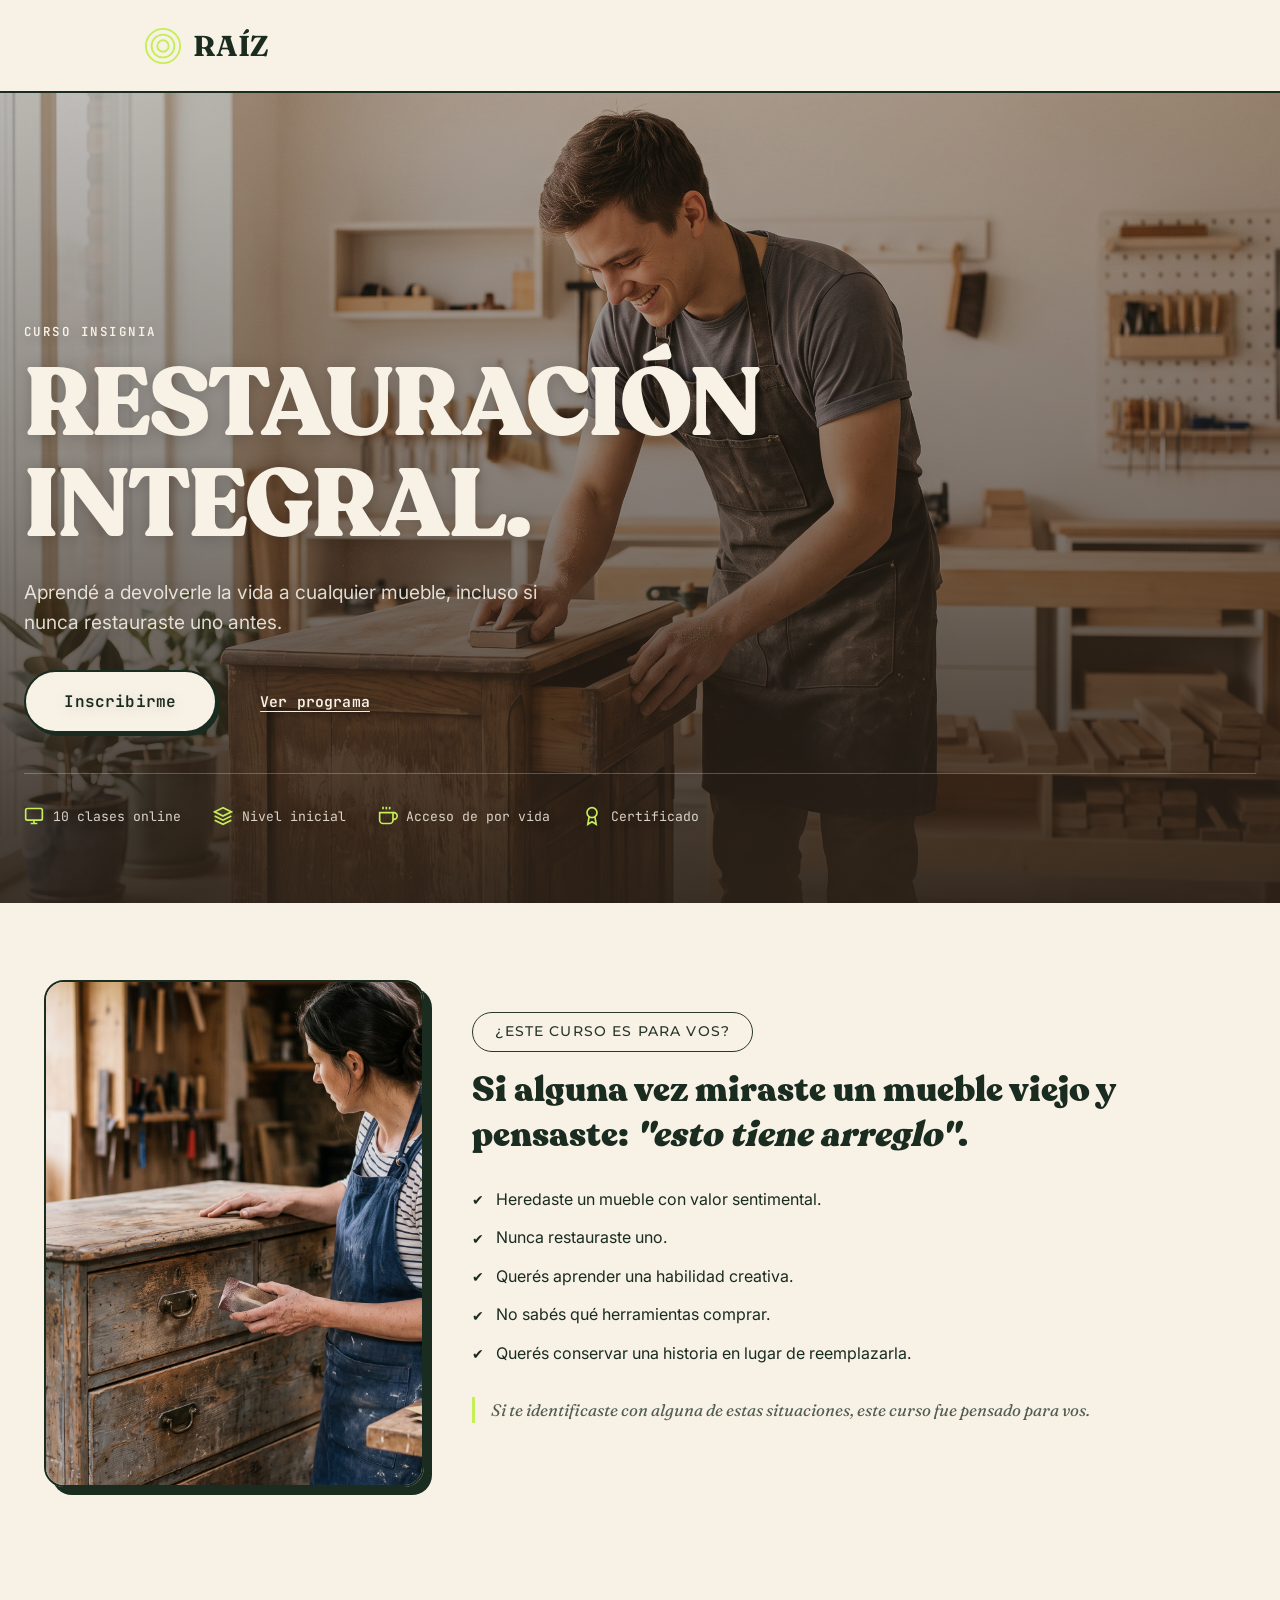
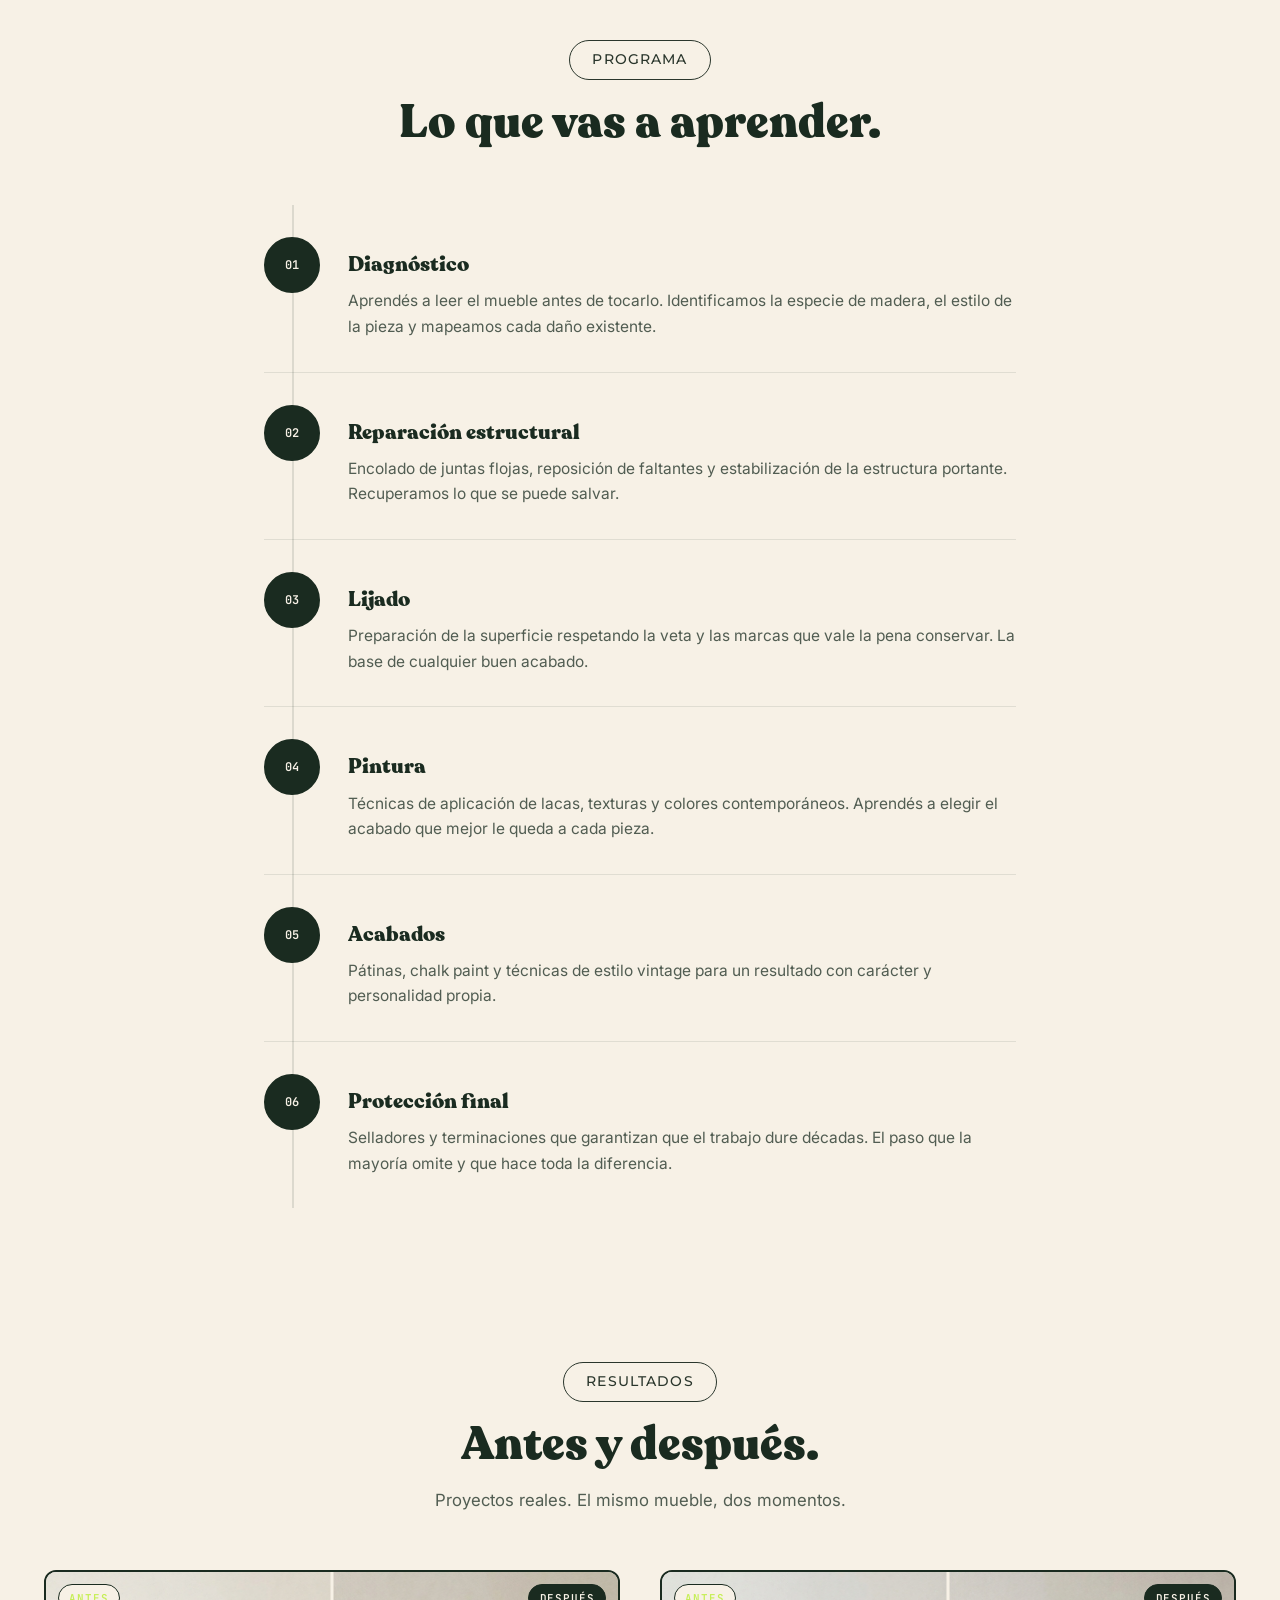
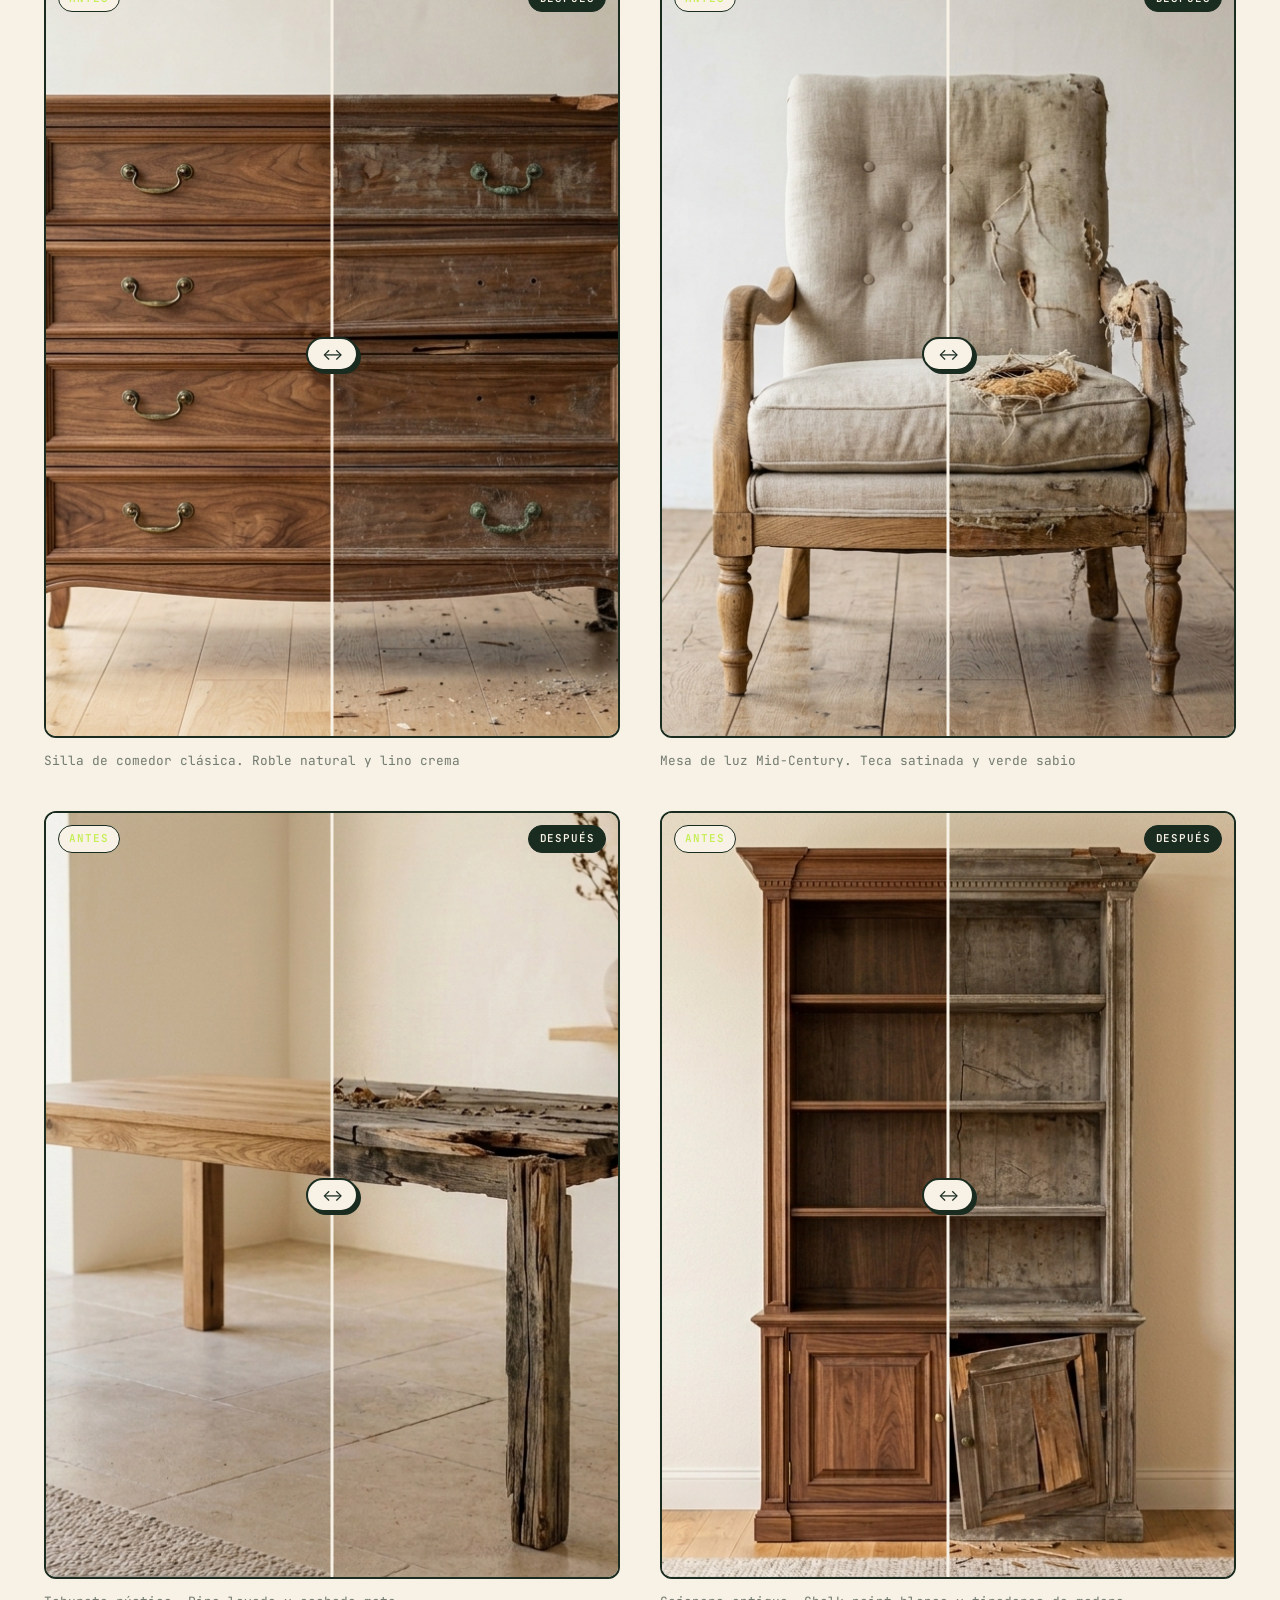
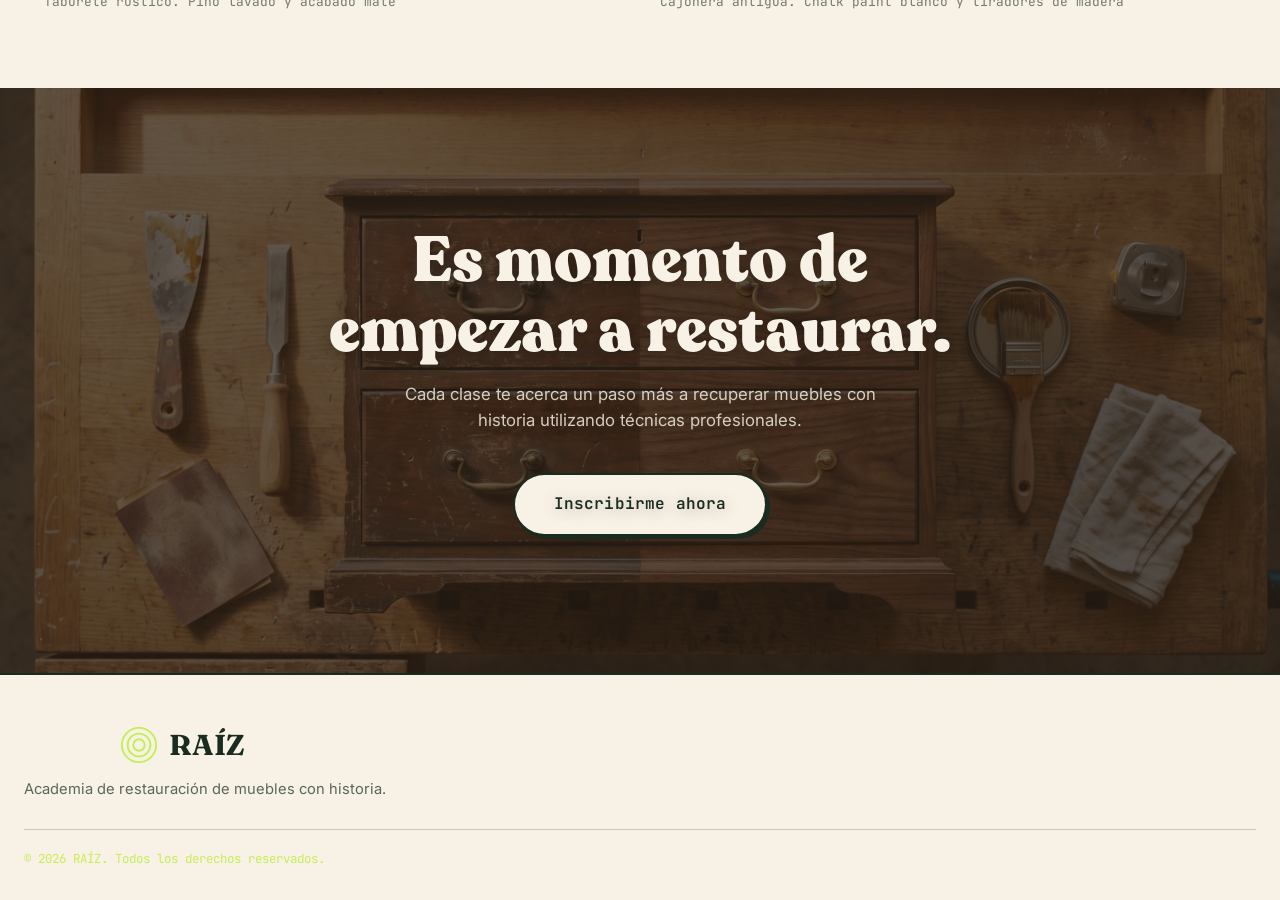
<file: curso.html>
<!DOCTYPE html>
<html lang="es">
<head>
  <meta charset="UTF-8">
  <meta name="viewport" content="width=device-width, initial-scale=1.0">
  <title>Restauración Integral — RAÍZ</title>
  <meta name="description" content="Aprendé a devolverle la vida a cualquier mueble, incluso si nunca restauraste uno antes.">
  <link rel="preconnect" href="https://fonts.googleapis.com">
  <link rel="preconnect" href="https://fonts.gstatic.com" crossorigin>
  <link href="https://fonts.googleapis.com/css2?family=Fraunces:opsz,wght@9..144,400;9..144,500;9..144,600;9..144,700&family=Inter:wght@400;500;600;700&family=JetBrains+Mono:wght@400;500;600&display=swap" rel="stylesheet">
  <link rel="stylesheet" href="css/reset.css">
  <link rel="stylesheet" href="css/styles.css">
  <link rel="stylesheet" href="css/curso.css">
</head>
<body>

  <header class="nav">
    <a href="index.html" class="nav__logo" aria-label="RAÍZ — volver al inicio">
      <svg class="nav__rings" viewBox="0 0 40 40" aria-hidden="true">
        <circle cx="20" cy="20" r="6" fill="none" stroke="currentColor" stroke-width="2"/>
        <circle cx="20" cy="20" r="12" fill="none" stroke="currentColor" stroke-width="2"/>
        <circle cx="20" cy="20" r="18" fill="none" stroke="currentColor" stroke-width="2"/>
      </svg>
      <span>RAÍZ</span>
    </a>
  </header>

  <main>

    <!-- 1. HERO -->
    <section class="cp-hero">
      <div class="cp-hero__bg">
        <img src="assets/elmaselegido.jpg" alt="Mueble siendo restaurado" loading="eager">
      </div>
      <div class="cp-hero__scrim"></div>
      <div class="cp-hero__copy">
        <p class="eyebrow eyebrow--light">Curso insignia</p>
        <h1 class="cp-hero__title">Restauración<br>Integral.</h1>
        <p class="cp-hero__subtitle">
          Aprendé a devolverle la vida a cualquier mueble,
          incluso si nunca restauraste uno antes.
        </p>
        <div class="cp-hero__actions">
          <a href="#inscripcion" class="btn btn--primary btn--lg">Inscribirme</a>
          <a href="#programa" class="btn btn--ghost btn--ghost-light">Ver programa</a>
        </div>
        <div class="cp-hero__stats">
          <div class="cp-hero__stat">
            <svg viewBox="0 0 24 24" width="20" height="20" fill="none" stroke="currentColor" stroke-width="2" aria-hidden="true"><rect x="2" y="3" width="20" height="14" rx="2"/><path d="M8 21h8M12 17v4"/></svg>
            <span>10 clases online</span>
          </div>
          <div class="cp-hero__stat">
            <svg viewBox="0 0 24 24" width="20" height="20" fill="none" stroke="currentColor" stroke-width="2" aria-hidden="true"><path d="M12 2L2 7l10 5 10-5-10-5z"/><path d="M2 17l10 5 10-5M2 12l10 5 10-5"/></svg>
            <span>Nivel inicial</span>
          </div>
          <div class="cp-hero__stat">
            <svg viewBox="0 0 24 24" width="20" height="20" fill="none" stroke="currentColor" stroke-width="2" aria-hidden="true"><path d="M18 8h1a4 4 0 0 1 0 8h-1"/><path d="M2 8h16v9a4 4 0 0 1-4 4H6a4 4 0 0 1-4-4V8z"/><line x1="6" y1="1" x2="6" y2="4"/><line x1="10" y1="1" x2="10" y2="4"/><line x1="14" y1="1" x2="14" y2="4"/></svg>
            <span>Acceso de por vida</span>
          </div>
          <div class="cp-hero__stat">
            <svg viewBox="0 0 24 24" width="20" height="20" fill="none" stroke="currentColor" stroke-width="2" aria-hidden="true"><circle cx="12" cy="8" r="6"/><path d="M15.477 12.89L17 22l-5-3-5 3 1.523-9.11"/></svg>
            <span>Certificado</span>
          </div>
        </div>
      </div>
    </section>

    <!-- 2. ¿ESTE CURSO ES PARA VOS? -->
    <section class="cp-for fade-up">
      <div class="cp-for__inner">
        <div class="cp-for__image">
          <img src="assets/mueblecurso.jpeg" alt="Persona trabajando en la restauración de un mueble" loading="lazy">
        </div>
        <div class="cp-for__content">
          <p class="eyebrow">¿Este curso es para vos?</p>
          <h2 class="cp-for__title">Si alguna vez miraste un mueble viejo y pensaste: <em>"esto tiene arreglo"</em>.</h2>
          <ul class="cp-for__list">
            <li><span class="cp-for__check" aria-hidden="true">✔</span>Heredaste un mueble con valor sentimental.</li>
            <li><span class="cp-for__check" aria-hidden="true">✔</span>Nunca restauraste uno.</li>
            <li><span class="cp-for__check" aria-hidden="true">✔</span>Querés aprender una habilidad creativa.</li>
            <li><span class="cp-for__check" aria-hidden="true">✔</span>No sabés qué herramientas comprar.</li>
            <li><span class="cp-for__check" aria-hidden="true">✔</span>Querés conservar una historia en lugar de reemplazarla.</li>
          </ul>
          <p class="cp-for__callout">
            Si te identificaste con alguna de estas situaciones, este curso fue pensado para vos.
          </p>
        </div>
      </div>
    </section>

    <!-- 3. PROGRAMA -->
    <section class="cp-program fade-up" id="programa">
      <div class="section-head">
        <p class="eyebrow">Programa</p>
        <h2 class="section-title">Lo que vas a aprender.</h2>
      </div>
      <div class="cp-program__timeline">
        <div class="cp-program__item fade-up">
          <div class="cp-program__num">01</div>
          <div class="cp-program__content">
            <h3>Diagnóstico</h3>
            <p>Aprendés a leer el mueble antes de tocarlo. Identificamos la especie de madera, el estilo de la pieza y mapeamos cada daño existente.</p>
          </div>
        </div>
        <div class="cp-program__item fade-up">
          <div class="cp-program__num">02</div>
          <div class="cp-program__content">
            <h3>Reparación estructural</h3>
            <p>Encolado de juntas flojas, reposición de faltantes y estabilización de la estructura portante. Recuperamos lo que se puede salvar.</p>
          </div>
        </div>
        <div class="cp-program__item fade-up">
          <div class="cp-program__num">03</div>
          <div class="cp-program__content">
            <h3>Lijado</h3>
            <p>Preparación de la superficie respetando la veta y las marcas que vale la pena conservar. La base de cualquier buen acabado.</p>
          </div>
        </div>
        <div class="cp-program__item fade-up">
          <div class="cp-program__num">04</div>
          <div class="cp-program__content">
            <h3>Pintura</h3>
            <p>Técnicas de aplicación de lacas, texturas y colores contemporáneos. Aprendés a elegir el acabado que mejor le queda a cada pieza.</p>
          </div>
        </div>
        <div class="cp-program__item fade-up">
          <div class="cp-program__num">05</div>
          <div class="cp-program__content">
            <h3>Acabados</h3>
            <p>Pátinas, chalk paint y técnicas de estilo vintage para un resultado con carácter y personalidad propia.</p>
          </div>
        </div>
        <div class="cp-program__item fade-up">
          <div class="cp-program__num">06</div>
          <div class="cp-program__content">
            <h3>Protección final</h3>
            <p>Selladores y terminaciones que garantizan que el trabajo dure décadas. El paso que la mayoría omite y que hace toda la diferencia.</p>
          </div>
        </div>
      </div>
    </section>

    <!-- 4. ANTES Y DESPUÉS -->
    <section class="cp-transforms fade-up">
      <div class="section-head">
        <p class="eyebrow">Resultados</p>
        <h2 class="section-title">Antes y después.</h2>
        <p class="section-desc">Proyectos reales. El mismo mueble, dos momentos.</p>
      </div>
      <div class="cp-transforms__grid">
  <article class="cp-transform">
    <div class="transform-slider">
      <div class="transform-slider__before">
        <img src="assets/1restaurada1.jpeg" alt="Silla de comedor clásica, antes de restaurar" loading="lazy">
      </div>
      <div class="transform-slider__after">
        <img src="assets/1restaurada2.jpeg" alt="Silla de comedor clásica, restaurada" loading="lazy">
      </div>
      <div class="transform-slider__divider"></div>
      <button type="button" class="transform-slider__handle" role="slider" aria-label="Deslizá para comparar antes y después" aria-valuemin="0" aria-valuemax="100" aria-valuenow="50" tabindex="0">
        <span aria-hidden="true">↔</span>
      </button>
      <span class="transform-slider__label transform-slider__label--before">Antes</span>
      <span class="transform-slider__label transform-slider__label--after">Después</span>
    </div>
    <p class="cp-transform__caption">Silla de comedor clásica. Roble natural y lino crema</p>
  </article>

  <article class="cp-transform">
    <div class="transform-slider">
      <div class="transform-slider__before">
        <img src="assets/2restaurada1.jpeg" alt="Mesa de luz Mid-Century, antes de restaurar" loading="lazy">
      </div>
      <div class="transform-slider__after">
        <img src="assets/2restaurada2.jpeg" alt="Mesa de luz Mid-Century, restaurada" loading="lazy">
      </div>
      <div class="transform-slider__divider"></div>
      <button type="button" class="transform-slider__handle" role="slider" aria-label="Deslizá para comparar antes y después" aria-valuemin="0" aria-valuemax="100" aria-valuenow="50" tabindex="0">
        <span aria-hidden="true">↔</span>
      </button>
      <span class="transform-slider__label transform-slider__label--before">Antes</span>
      <span class="transform-slider__label transform-slider__label--after">Después</span>
    </div>
    <p class="cp-transform__caption">Mesa de luz Mid-Century. Teca satinada y verde sabio</p>
  </article>

  <article class="cp-transform">
    <div class="transform-slider">
      <div class="transform-slider__before">
        <img src="assets/3restaurada1.jpeg" alt="Taburete rústico, antes de restaurar" loading="lazy">
      </div>
      <div class="transform-slider__after">
        <img src="assets/3restaurada2.jpeg" alt="Taburete rústico, restaurado" loading="lazy">
      </div>
      <div class="transform-slider__divider"></div>
      <button type="button" class="transform-slider__handle" role="slider" aria-label="Deslizá para comparar antes y después" aria-valuemin="0" aria-valuemax="100" aria-valuenow="50" tabindex="0">
        <span aria-hidden="true">↔</span>
      </button>
      <span class="transform-slider__label transform-slider__label--before">Antes</span>
      <span class="transform-slider__label transform-slider__label--after">Después</span>
    </div>
    <p class="cp-transform__caption">Taburete rústico. Pino lavado y acabado mate</p>
  </article>

  <article class="cp-transform">
    <div class="transform-slider">
      <div class="transform-slider__before">
        <img src="assets/4restaurada1.jpeg" alt="Cajonera antigua, antes de restaurar" loading="lazy">
      </div>
      <div class="transform-slider__after">
        <img src="assets/4restaurada2.jpeg" alt="Cajonera antigua, restaurada" loading="lazy">
      </div>
      <div class="transform-slider__divider"></div>
      <button type="button" class="transform-slider__handle" role="slider" aria-label="Deslizá para comparar antes y después" aria-valuemin="0" aria-valuemax="100" aria-valuenow="50" tabindex="0">
        <span aria-hidden="true">↔</span>
      </button>
      <span class="transform-slider__label transform-slider__label--before">Antes</span>
      <span class="transform-slider__label transform-slider__label--after">Después</span>
    </div>
    <p class="cp-transform__caption">Cajonera antigua. Chalk paint blanco y tiradores de madera</p>
  </article>
</div>
    </section>

    <!-- 5. CTA FINAL -->
    <section class="cp-cta" id="inscripcion">
      <div class="cp-cta__bg">
        <img src="assets/imagenfondo.jpeg" alt="Mueble restaurado" loading="lazy">
      </div>
      <div class="cp-cta__scrim"></div>
      <div class="cp-cta__copy">
        <h2 class="cp-cta__title">Es momento de<br>empezar a restaurar.</h2>
<p class="cp-cta__sub">Cada clase te acerca un paso más a recuperar muebles con historia utilizando técnicas profesionales.</p>
        <a href="#" class="btn btn--primary btn--lg">Inscribirme ahora</a>
      </div>
    </section>

  </main>

  <footer class="footer">
    <div class="footer__inner">
      <a href="index.html" class="nav__logo">
        <svg class="nav__rings" viewBox="0 0 40 40" aria-hidden="true">
          <circle cx="20" cy="20" r="6" fill="none" stroke="currentColor" stroke-width="2"/>
          <circle cx="20" cy="20" r="12" fill="none" stroke="currentColor" stroke-width="2"/>
          <circle cx="20" cy="20" r="18" fill="none" stroke="currentColor" stroke-width="2"/>
        </svg>
        <span>RAÍZ</span>
      </a>
      <p class="footer__tagline">Academia de restauración de muebles con historia.</p>
      <span class="footer__copy">© 2026 RAÍZ. Todos los derechos reservados.</span>
    </div>
  </footer>

  <script src="js/main.js"></script>
</body>
</html>
</file>
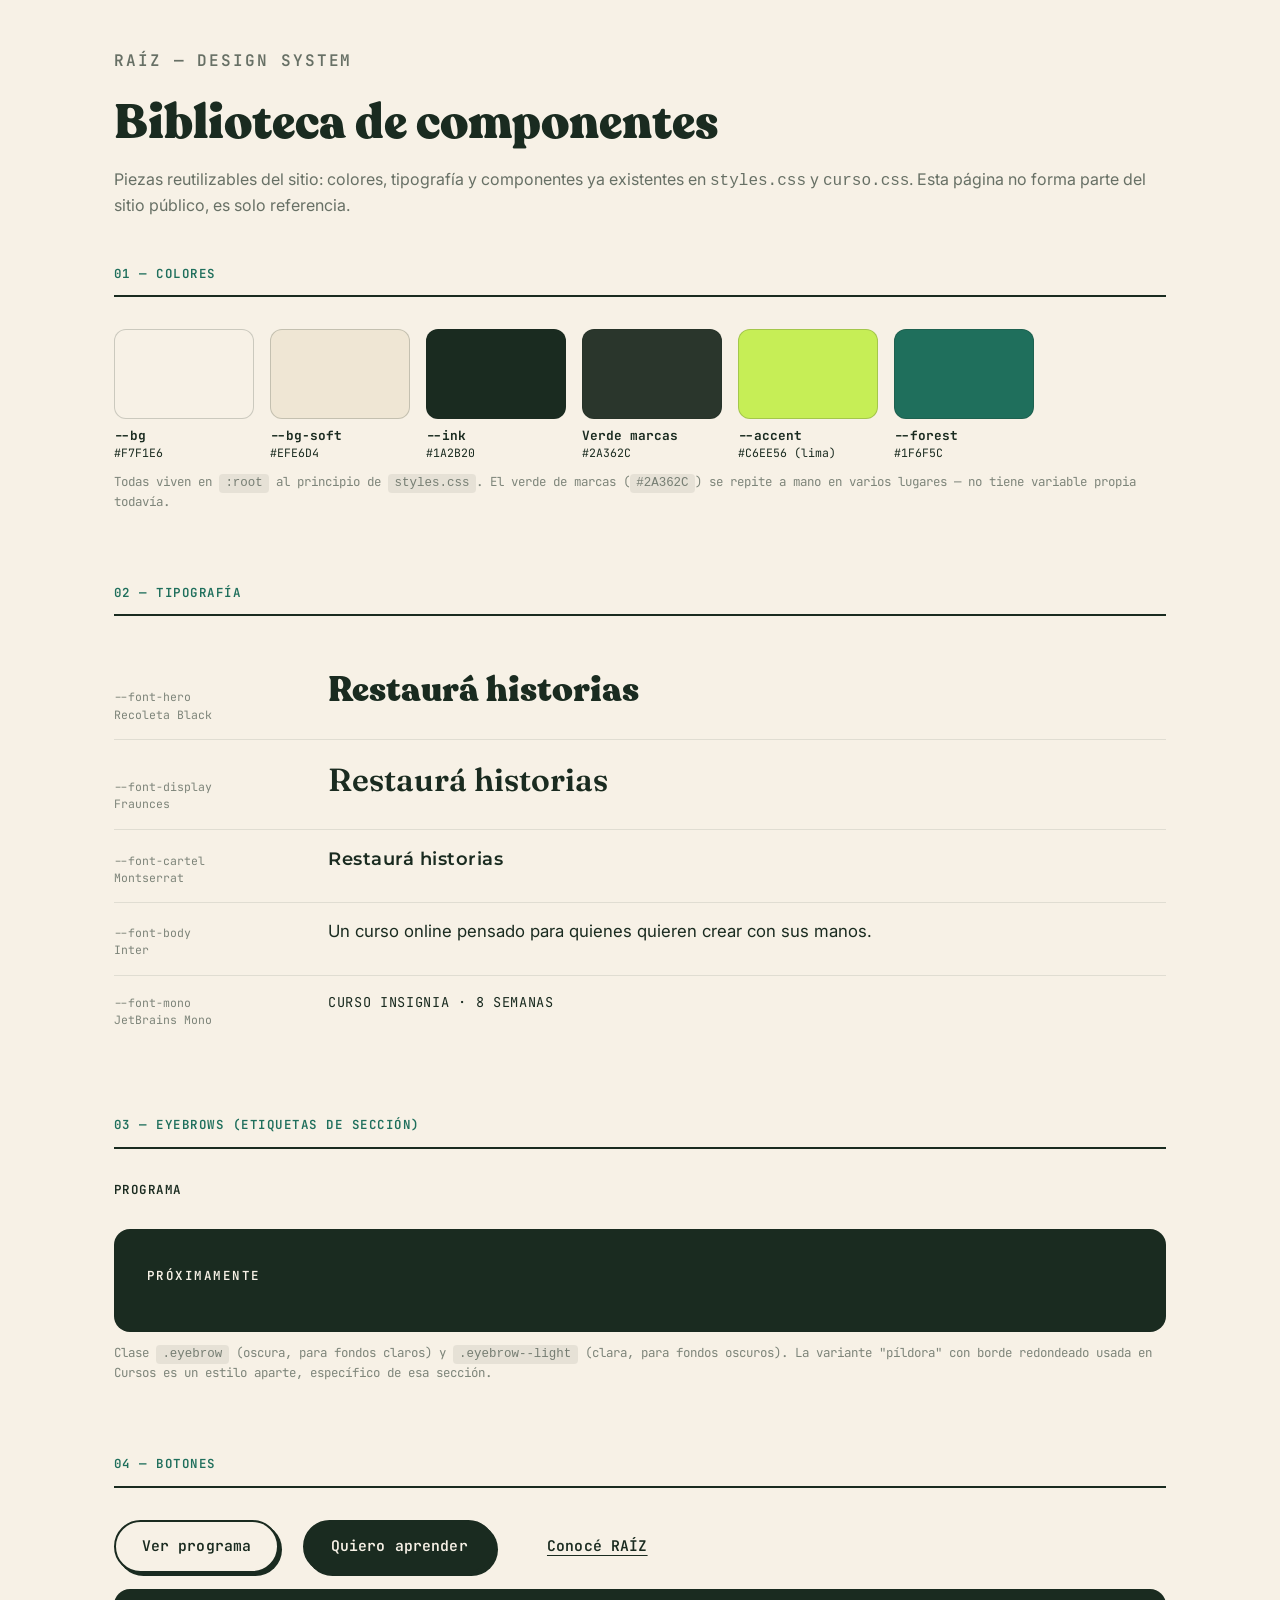
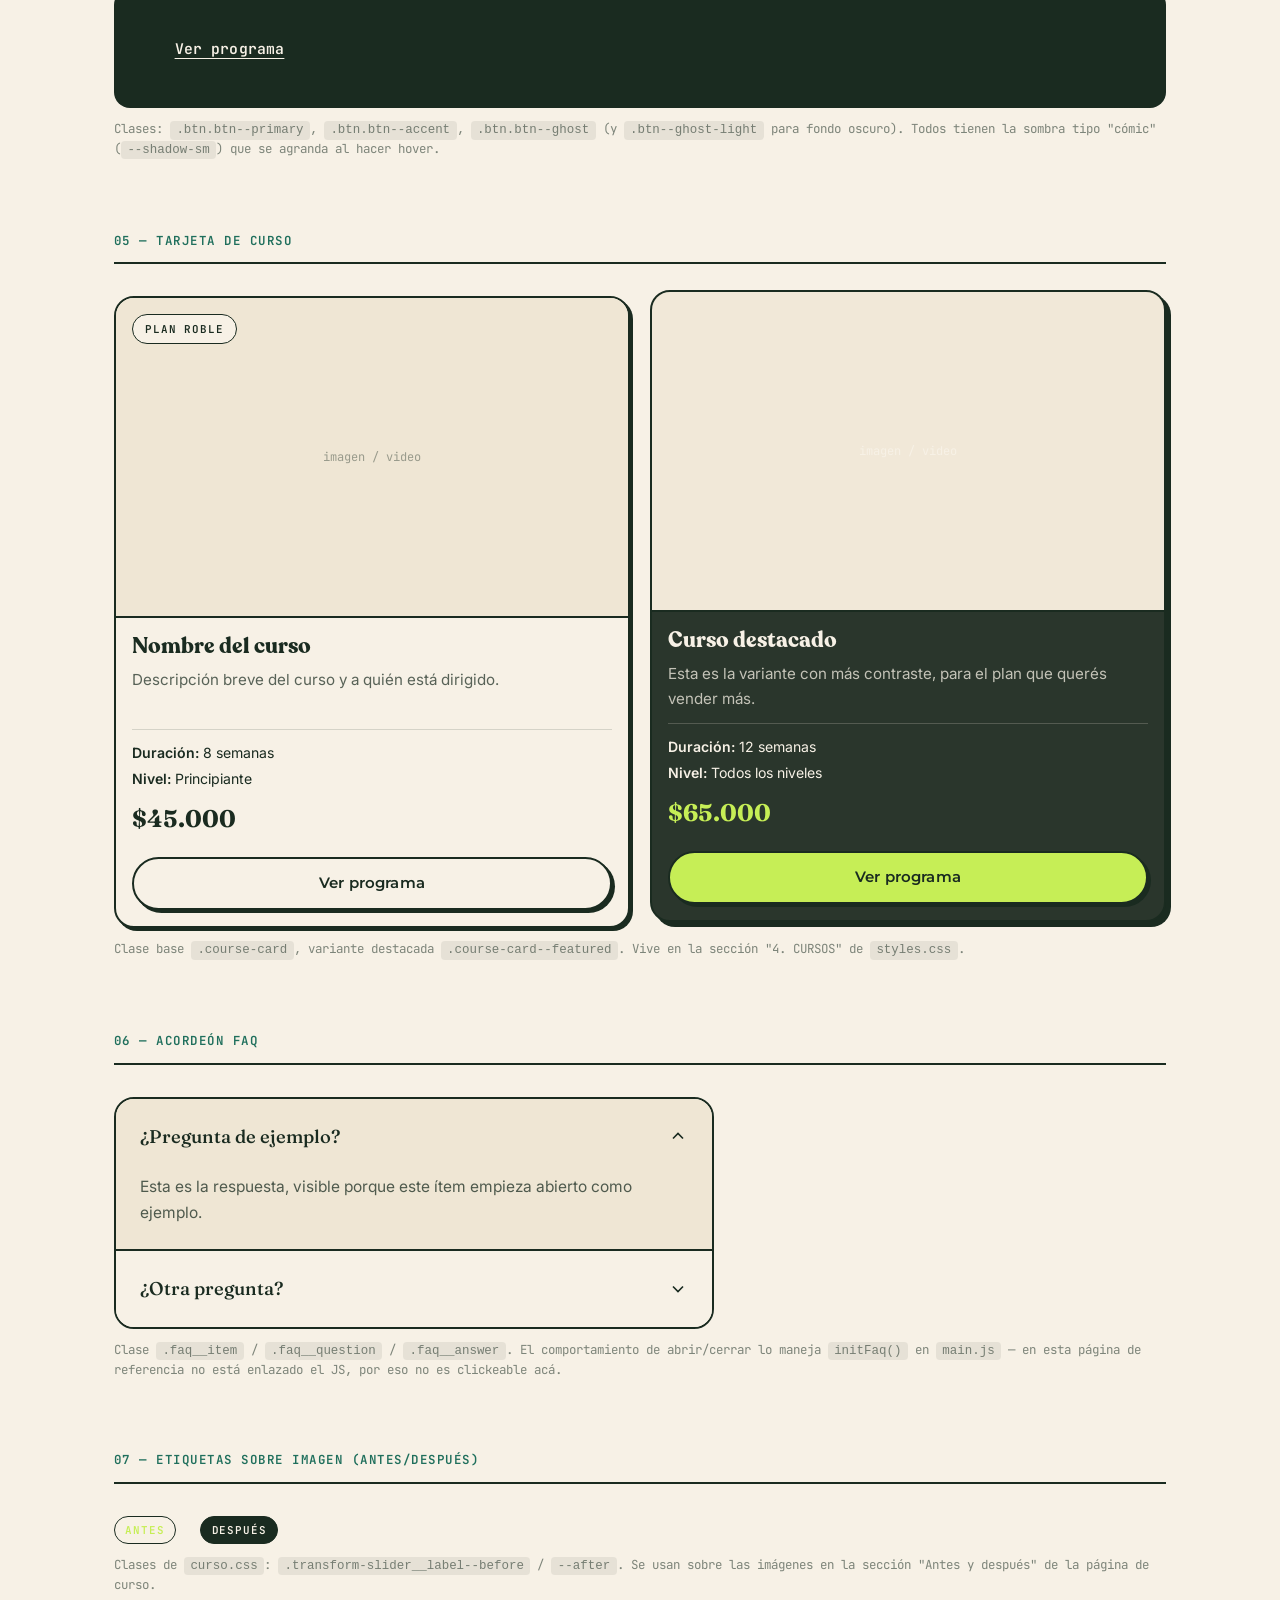
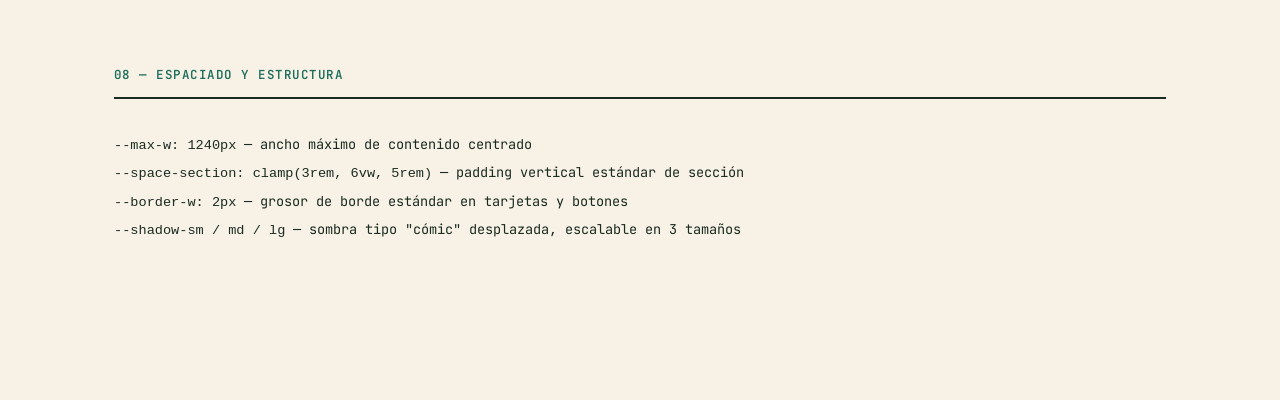
<file: ui-library.html>
<!DOCTYPE html>
<html lang="es">
<head>
<meta charset="UTF-8">
<meta name="viewport" content="width=device-width, initial-scale=1.0">
<title>RAÍZ — Biblioteca UI</title>
<link rel="preconnect" href="https://fonts.googleapis.com">
<link rel="preconnect" href="https://fonts.gstatic.com" crossorigin>
<link href="https://fonts.googleapis.com/css2?family=Fraunces:opsz,wght@9..144,400;9..144,500;9..144,600;9..144,700&family=Inter:wght@400;500;600;700&family=JetBrains+Mono:wght@400;500;600&display=swap" rel="stylesheet">
<link rel="stylesheet" href="css/reset.css">
<link rel="stylesheet" href="css/styles.css">
<link rel="stylesheet" href="css/curso.css">
<link rel="stylesheet" href="css/ui-library.css">
</head>
<body>

<div class="uilib-wrap">

  <div class="uilib-header">
    <p class="eyebrow">RAÍZ — Design System</p>
    <h1>Biblioteca de componentes</h1>
    <p>Piezas reutilizables del sitio: colores, tipografía y componentes ya existentes en <code>styles.css</code> y <code>curso.css</code>. Esta página no forma parte del sitio público, es solo referencia.</p>
  </div>

  <!-- ============ COLORES ============ -->
  <section class="uilib-section">
    <h2 class="uilib-section__title">01 — Colores</h2>
    <div class="uilib-swatches">
      <div class="uilib-swatch">
        <div class="uilib-swatch__chip" style="background:var(--bg)"></div>
        <div class="uilib-swatch__label"><b>--bg</b>#F7F1E6</div>
      </div>
      <div class="uilib-swatch">
        <div class="uilib-swatch__chip" style="background:var(--bg-soft)"></div>
        <div class="uilib-swatch__label"><b>--bg-soft</b>#EFE6D4</div>
      </div>
      <div class="uilib-swatch">
        <div class="uilib-swatch__chip" style="background:var(--ink)"></div>
        <div class="uilib-swatch__label"><b>--ink</b>#1A2B20</div>
      </div>
      <div class="uilib-swatch">
        <div class="uilib-swatch__chip" style="background:#2A362C"></div>
        <div class="uilib-swatch__label"><b>Verde marcas</b>#2A362C</div>
      </div>
      <div class="uilib-swatch">
        <div class="uilib-swatch__chip" style="background:var(--accent)"></div>
        <div class="uilib-swatch__label"><b>--accent</b>#C6EE56 (lima)</div>
      </div>
      <div class="uilib-swatch">
        <div class="uilib-swatch__chip" style="background:var(--forest)"></div>
        <div class="uilib-swatch__label"><b>--forest</b>#1F6F5C</div>
      </div>
    </div>
    <p class="uilib-code-note">Todas viven en <code>:root</code> al principio de <code>styles.css</code>. El verde de marcas (<code>#2A362C</code>) se repite a mano en varios lugares — no tiene variable propia todavía.</p>
  </section>

  <!-- ============ TIPOGRAFÍA ============ -->
  <section class="uilib-section">
    <h2 class="uilib-section__title">02 — Tipografía</h2>

    <div class="uilib-type-row">
      <span class="uilib-type-tag">--font-hero<br>Recoleta Black</span>
      <span style="font-family:var(--font-hero); font-weight:900; font-size:2.2rem;">Restaurá historias</span>
    </div>
    <div class="uilib-type-row">
      <span class="uilib-type-tag">--font-display<br>Fraunces</span>
      <span style="font-family:var(--font-display); font-weight:600; font-size:2rem;">Restaurá historias</span>
    </div>
    <div class="uilib-type-row">
      <span class="uilib-type-tag">--font-cartel<br>Montserrat</span>
      <span style="font-family:var(--font-cartel); font-weight:600; font-size:1.1rem; letter-spacing:0.03em;">Restaurá historias</span>
    </div>
    <div class="uilib-type-row">
      <span class="uilib-type-tag">--font-body<br>Inter</span>
      <span style="font-family:var(--font-body); font-size:1.05rem;">Un curso online pensado para quienes quieren crear con sus manos.</span>
    </div>
    <div class="uilib-type-row">
      <span class="uilib-type-tag">--font-mono<br>JetBrains Mono</span>
      <span style="font-family:var(--font-mono); font-size:0.85rem; letter-spacing:0.05em;">CURSO INSIGNIA · 8 SEMANAS</span>
    </div>
  </section>

  <!-- ============ EYEBROWS / ETIQUETAS ============ -->
  <section class="uilib-section">
    <h2 class="uilib-section__title">03 — Eyebrows (etiquetas de sección)</h2>
    <div class="uilib-row">
      <p class="eyebrow">Programa</p>
    </div>
    <div class="uilib-card-demo uilib-card-demo--dark" style="margin-top:1rem;">
      <p class="eyebrow eyebrow--light">Próximamente</p>
    </div>
    <p class="uilib-code-note">Clase <code>.eyebrow</code> (oscura, para fondos claros) y <code>.eyebrow--light</code> (clara, para fondos oscuros). La variante "píldora" con borde redondeado usada en Cursos es un estilo aparte, específico de esa sección.</p>
  </section>

  <!-- ============ BOTONES ============ -->
  <section class="uilib-section">
    <h2 class="uilib-section__title">04 — Botones</h2>
    <div class="uilib-row">
      <a href="#" class="btn btn--primary">Ver programa</a>
      <a href="#" class="btn btn--accent">Quiero aprender</a>
      <a href="#" class="btn btn--ghost">Conocé RAÍZ</a>
    </div>
    <div class="uilib-card-demo uilib-card-demo--dark" style="margin-top:1rem;">
      <a href="#" class="btn btn--ghost btn--ghost-light">Ver programa</a>
    </div>
    <p class="uilib-code-note">Clases: <code>.btn.btn--primary</code>, <code>.btn.btn--accent</code>, <code>.btn.btn--ghost</code> (y <code>.btn--ghost-light</code> para fondo oscuro). Todos tienen la sombra tipo "cómic" (<code>--shadow-sm</code>) que se agranda al hacer hover.</p>
  </section>

  <!-- ============ TARJETA DE CURSO ============ -->
  <section class="uilib-section">
    <h2 class="uilib-section__title">05 — Tarjeta de curso</h2>
    <div class="uilib-mini-grid">
      <article class="course-card">
        <div class="course-card__img-wrap">
          <div style="width:100%;height:100%;background:var(--bg-soft);display:flex;align-items:center;justify-content:center;font-family:var(--font-mono);font-size:0.75rem;color:color-mix(in srgb, var(--ink) 40%, transparent);">imagen / video</div>
          <span class="course-card__tag">Plan Roble</span>
        </div>
        <div class="course-card__body">
          <h3 class="course-card__title">Nombre del curso</h3>
          <p class="course-card__desc">Descripción breve del curso y a quién está dirigido.</p>
          <div class="course-card__divider"></div>
          <ul class="course-card__info">
            <li><span class="course-card__info-label">Duración:</span> 8 semanas</li>
            <li><span class="course-card__info-label">Nivel:</span> Principiante</li>
          </ul>
          <p class="course-card__price">$45.000</p>
          <a href="#" class="btn btn--primary course-card__btn">Ver programa</a>
        </div>
      </article>

      <article class="course-card course-card--featured">
        <span class="course-card__badge">El más elegido</span>
        <div class="course-card__img-wrap">
          <div style="width:100%;height:100%;background:color-mix(in srgb, var(--bg) 15%, transparent);display:flex;align-items:center;justify-content:center;font-family:var(--font-mono);font-size:0.75rem;color:var(--bg);">imagen / video</div>
        </div>
        <div class="course-card__body">
          <h3 class="course-card__title">Curso destacado</h3>
          <p class="course-card__desc">Esta es la variante con más contraste, para el plan que querés vender más.</p>
          <div class="course-card__divider"></div>
          <ul class="course-card__info">
            <li><span class="course-card__info-label">Duración:</span> 12 semanas</li>
            <li><span class="course-card__info-label">Nivel:</span> Todos los niveles</li>
          </ul>
          <p class="course-card__price">$65.000</p>
          <a href="#" class="btn btn--primary course-card__btn">Ver programa</a>
        </div>
      </article>
    </div>
    <p class="uilib-code-note">Clase base <code>.course-card</code>, variante destacada <code>.course-card--featured</code>. Vive en la sección "4. CURSOS" de <code>styles.css</code>.</p>
  </section>

  <!-- ============ FAQ ACORDEÓN ============ -->
  <section class="uilib-section">
    <h2 class="uilib-section__title">06 — Acordeón FAQ</h2>
    <div class="faq__list" role="list" style="max-width:600px;">
      <div class="faq__item" role="listitem">
        <button class="faq__question" aria-expanded="true" aria-controls="uilib-faq-1">
          <span>¿Pregunta de ejemplo?</span>
          <svg class="faq__icon" viewBox="0 0 24 24" width="20" height="20" fill="none" stroke="currentColor" stroke-width="2" aria-hidden="true"><path d="M6 9l6 6 6-6"/></svg>
        </button>
        <div class="faq__answer" id="uilib-faq-1">
          <p>Esta es la respuesta, visible porque este ítem empieza abierto como ejemplo.</p>
        </div>
      </div>
      <div class="faq__item" role="listitem">
        <button class="faq__question" aria-expanded="false" aria-controls="uilib-faq-2">
          <span>¿Otra pregunta?</span>
          <svg class="faq__icon" viewBox="0 0 24 24" width="20" height="20" fill="none" stroke="currentColor" stroke-width="2" aria-hidden="true"><path d="M6 9l6 6 6-6"/></svg>
        </button>
        <div class="faq__answer" id="uilib-faq-2" hidden>
          <p>Respuesta oculta por defecto (necesita <code>js/main.js</code> para abrir/cerrar con clic).</p>
        </div>
      </div>
    </div>
    <p class="uilib-code-note">Clase <code>.faq__item</code> / <code>.faq__question</code> / <code>.faq__answer</code>. El comportamiento de abrir/cerrar lo maneja <code>initFaq()</code> en <code>main.js</code> — en esta página de referencia no está enlazado el JS, por eso no es clickeable acá.</p>
  </section>

  <!-- ============ BADGE / ETIQUETAS DE IMAGEN ============ -->
  <section class="uilib-section">
    <h2 class="uilib-section__title">07 — Etiquetas sobre imagen (antes/después)</h2>
    <div class="uilib-row">
      <span class="transform-slider__label transform-slider__label--before" style="position:static;">Antes</span>
      <span class="transform-slider__label transform-slider__label--after" style="position:static;">Después</span>
    </div>
    <p class="uilib-code-note">Clases de <code>curso.css</code>: <code>.transform-slider__label--before</code> / <code>--after</code>. Se usan sobre las imágenes en la sección "Antes y después" de la página de curso.</p>
  </section>

  <!-- ============ ESPACIADO ============ -->
  <section class="uilib-section">
    <h2 class="uilib-section__title">08 — Espaciado y estructura</h2>
    <ul style="font-family: var(--font-mono); font-size: 0.85rem; line-height: 2;">
      <li><code>--max-w: 1240px</code> — ancho máximo de contenido centrado</li>
      <li><code>--space-section: clamp(3rem, 6vw, 5rem)</code> — padding vertical estándar de sección</li>
      <li><code>--border-w: 2px</code> — grosor de borde estándar en tarjetas y botones</li>
      <li><code>--shadow-sm / md / lg</code> — sombra tipo "cómic" desplazada, escalable en 3 tamaños</li>
    </ul>
  </section>

</div>

</body>
</html>
</file>
<file: css/styles.css>
/* =========================================================
   RAÍZ — styles.css
   ========================================================= */

@font-face {
  font-family: 'Recoleta';
  src: url('../fonts/Recoleta-Black.otf') format('opentype');
  font-weight: 900;
  font-style: normal;
  font-display: swap;
}

@font-face {
  font-family: 'Recoleta';
  src: url('../fonts/Recoleta-Bold.otf') format('opentype');
  font-weight: 700;
  font-style: normal;
  font-display: swap;
}

@font-face {
  font-family: 'Montserrat';
  src: url('../fonts/Montserrat-Medium.ttf') format('truetype');
  font-weight: 500;
  font-style: normal;
  font-display: swap;
}

@font-face {
  font-family: 'Montserrat';
  src: url('../fonts/Montserrat-SemiBold.ttf') format('truetype');
  font-weight: 600;
  font-style: normal;
  font-display: swap;
}

:root {
  --bg:            #F7F1E6;
  --bg-soft:       #EFE6D4;
  --ink:           #1A2B20;
  --wood:          #C6EE56;
  --wood-light:    #C9A87C;
  --accent:        #C6EE56;
  --accent-dark:   #1A2B20;
  --forest:        #1F6F5C;
  --font-display:  'Fraunces', 'Georgia', serif;
  --font-hero:     'Recoleta', 'Fraunces', 'Georgia', serif;
  --font-cartel: 'Montserrat', sans-serif;
  --font-body:     'Inter', -apple-system, sans-serif;
  --font-mono:     'JetBrains Mono', 'Courier New', monospace;
  --shadow-sm:     3px 3px 0px 0px var(--ink);
  --shadow-md:     5px 5px 0px 0px var(--ink);
  --shadow-lg:     8px 8px 0px 0px var(--ink);
  --border-w:      2px;
  --max-w:         1240px;
  --space-section: clamp(3rem, 6vw, 5rem);
}

body {
  background: var(--bg);
  color: var(--ink);
  font-family: var(--font-body);
  line-height: 1.5;
}

main > section:not(.hero):not(.why):not(.cta-final):not(.capsule) {
  padding: var(--space-section) 1.5rem;
}

.sr-only {
  position: absolute; width: 1px; height: 1px;
  padding: 0; margin: -1px; overflow: hidden;
  clip: rect(0,0,0,0); white-space: nowrap; border: 0;
}

/* ---- Shared typography ---- */
.eyebrow {
  font-family: var(--font-mono);
  font-size: 0.78rem;
  letter-spacing: 0.12em;
  text-transform: uppercase;
  color: var(--accent-dark);
  font-weight: 600;
  display: inline-block;
  margin-bottom: 0.85rem;
}
.eyebrow--light { color: var(--bg); letter-spacing: 0.2em; }

.section-head { max-width: 680px; margin: 0 auto 3.5rem; text-align: center; }
.section-head--light { color: var(--bg); }

.section-title {
  font-family: var(--font-display);
  font-size: clamp(2rem, 4vw, 2.9rem);
  font-weight: 600; line-height: 1.15; margin-bottom: 1rem;
}
.section-title--light { color: var(--bg); }

.section-desc { font-size: 1.05rem; line-height: 1.6; color: color-mix(in srgb, var(--ink) 75%, transparent); }
.section-desc--light { color: color-mix(in srgb, var(--bg) 85%, transparent); }

/* ---- Buttons ---- */
.btn {
  display: inline-flex; align-items: center; justify-content: center;
  gap: 0.5rem; padding: 0.85rem 1.6rem;
  font-family: var(--font-mono); font-size: 0.92rem; font-weight: 600;
  letter-spacing: 0.01em; border: var(--border-w) solid var(--ink);
  border-radius: 999px; box-shadow: var(--shadow-sm);
  transition: transform 0.15s ease, box-shadow 0.15s ease;
  white-space: nowrap; text-decoration: none;
}
.btn:hover { transform: translate(-2px,-2px); box-shadow: var(--shadow-md); }
.btn:active { transform: translate(1px,1px); box-shadow: 2px 2px 0 0 var(--ink); }
.btn:focus-visible { outline: 3px solid var(--forest); outline-offset: 3px; }
.btn--primary { background: var(--bg); color: var(--ink); }
.btn--accent  { background: var(--accent-dark); color: var(--bg); border-color: var(--ink); }
.btn--ghost   { background: transparent; border-color: transparent; box-shadow: none; text-decoration: underline; text-underline-offset: 4px; }
.btn--ghost:hover { transform: none; box-shadow: none; color: var(--accent-dark); }
.btn--ghost-light { color: var(--bg); }
.btn--ghost-light:hover { color: var(--accent); }
.btn--lg { padding: 1.1rem 2.4rem; font-size: 1rem; }

/* =========================================================
   NAV
   ========================================================= */
.nav {
  position: sticky; top: 0; z-index: 50;
  display: grid;
  grid-template-columns: 1fr auto 1fr;
  align-items: center;
  padding: 1.25rem 1.5rem;
  background: color-mix(in srgb, var(--bg) 92%, transparent);
  backdrop-filter: blur(6px);
  border-bottom: var(--border-w) solid var(--ink);
  transition: background 0.25s ease;
}
.nav__logo {
  grid-column: 1;
  justify-self: start;
  margin-left: clamp(1.5rem, 8vw, 6rem);
  display: inline-flex; align-items: center; gap: 0.7rem;
  font-family: var(--font-display); font-weight: 700; font-size: 1.8rem;
}
.nav__rings {
  width: 38px; height: 38px;
  color: var(--accent);
  transition: color 0.25s ease;
}

.nav__links {
  grid-column: 2;
  justify-self: center;
  display: none;
  align-items: center;
  gap: 3.25rem;
}

.nav__links a {
  position: relative;
  font-family: 'Montserrat', var(--font-mono);
  font-size: 1.05rem;
  font-weight: 600;
  letter-spacing: 0.06em;
  color: var(--ink);
  text-decoration: none;
  padding-bottom: 0.55rem;
  text-transform: uppercase;
}

.nav__links a::after {
  content: '';
  position: absolute;
  left: 0;
  bottom: 0;
  width: 100%;
  height: 2px;
  background: var(--ink);
  transform: scaleX(0);
  transform-origin: left;
  transition: transform 0.3s ease;
}

.nav__links a:hover::after,
.nav__links a:focus-visible::after {
  transform: scaleX(1);
}

@media (min-width: 860px) {
  .nav__links { display: flex; }
}

.nav:has(.nav__links a:hover) {
  background: #C6EE56;
}

.nav:has(.nav__links a:hover) .nav__rings {
  color: var(--bg);
}

/* ===========================
   HERO
=========================== */

.hero {
  display: grid;
  grid-template-columns: 1fr;
  align-items: center;
  min-height: calc(100vh - 74px);
  padding: 4rem 0 4rem 8rem;
  background: var(--bg);
  overflow: hidden;
  gap: 2rem;
}

.hero__bg  { display: none; }
.hero__scrim { display: none; }

.hero__copy {
  display: flex;
  flex-direction: column;
  align-items: flex-start;
  gap: 1.25rem;
  max-width: 620px;
  margin-left: 0;
}

.hero__eyebrow {
  display: inline-block;
  font-family: 'Montserrat', var(--font-mono);
  font-size: 0.75rem;
  font-weight: 600;
  letter-spacing: 0.12em;
  text-transform: uppercase;
  color: var(--ink);
  background: #C6EE56;
  border: var(--border-w) solid var(--ink);
  border-radius: 999px;
  padding: 0.4rem 1rem;
  margin-bottom: 0.25rem;
  
}

.hero__title {
  font-family: var(--font-hero);
  font-weight: 700;
  font-size: clamp(2.8rem, 5.8vw, 5.8rem);
  line-height: 0.95;
  letter-spacing: -0.02em;
  color: var(--ink);
  margin: 0;
  text-transform: none;
  max-width: 15ch;
}

.hero__title--light  { color: var(--ink); }

.hero__title--accent {
  display: inline-block;
  color: var(--accent);
  font-style: normal;
  font-weight: 900;
  font-size: 1.15em;
  letter-spacing: 0.01em;
  text-shadow:
    -0.012em -0.012em 0 var(--ink),
     0.012em -0.012em 0 var(--ink),
    -0.012em  0.012em 0 var(--ink),
     0.012em  0.012em 0 var(--ink),
     0.055em  0.05em 0 var(--ink);
}

.hero__subtitle {
  max-width: 44ch;
  font-family: var(--font-cartel);
  font-weight: 500;
  font-size: 1.05rem;
  line-height: 1.5;
  color: var(--ink);
  margin: -0.9rem 0 0;
  text-wrap: balance;
}

.hero__subtitle--light { color: color-mix(in srgb, var(--ink) 55%, transparent); }

.hero__actions {
  display: flex;
  align-items: center;
  gap: 1.25rem;
  flex-wrap: wrap;
  margin-top: 0.75rem;
}

.hero__cta {
  font-family: var(--font-cartel);
  font-weight: 500;
  text-transform: uppercase;
  background: #C6EE56;
  color: #1A2B20;
  border-color: #1A2B20;
  padding: 0.75rem 1.9rem;
  font-size: 0.85rem;
}
.hero__cta:hover { background: var(--accent-dark); }

.hero__cta--ghost {
  font-family: var(--font-cartel);
  font-weight: 500;
  text-transform: uppercase;
  background: var(--bg);
  color: var(--ink);
  border: var(--border-w) solid #1A2B20;
 padding: 0.75rem 1.5rem;
  font-size: 0.85rem;
  border-radius: 999px;
  text-decoration: none;
  cursor: pointer;
  transition: transform 0.15s ease, box-shadow 0.15s ease;
}
.hero__cta--ghost:hover {
  transform: translate(-2px, -2px);
  box-shadow: var(--shadow-sm);
}

.hero__illustration {
  display: flex;
  position: relative;
  overflow: hidden;
  min-height: 500px;
}

.hero__slider {
  position: absolute;
  inset: 0;
  overflow: hidden;
  touch-action: pan-y;
  user-select: none;
}

.hero__slide { position: absolute; inset: 0; }
.hero__slide--before { z-index: 1; }
.hero__slide--after  { z-index: 2; clip-path: inset(0 50% 0 0); background: var(--bg); }
.hero__slide img {
  position: absolute;
  top: 0; left: 0; right: 0;
  width: 100%; height: 92%;
  object-fit: contain; object-position: center bottom;
  display: block;
  transform: translateY(15px);
}

.hero__slider-divider {
  position: absolute; top: 2%; bottom: 2%;
  width: 4px; background: var(--wood);
  left: 50%; transform: translateX(-50%);
  z-index: 4; pointer-events: none;
  border-radius: 999px;
}

.hero__slider-handle {
  position: absolute; top: 50%; left: 50%;
  transform: translate(-50%, -50%);
  width: 62px; height: 38px;
  display: flex; align-items: center; justify-content: center;
  border-radius: 999px;
  background: var(--bg);
  border: var(--border-w) solid var(--wood);
  box-shadow: var(--shadow-sm);
  color: var(--wood);
  font-size: 1.15rem; line-height: 1;
  cursor: grab;
  z-index: 5; pointer-events: all;
  transition: background 0.15s ease, color 0.15s ease;
}
.hero__slider-handle:hover,
.hero__slider-handle:active {
  background: var(--wood); color: var(--bg);
}
.hero__slider-handle:focus-visible {
  outline: 3px solid var(--forest); outline-offset: 3px;
}

/* =========================================================
   SOBRE RAÍZ
   ========================================================= */

.sobre {
  background: var(--ink);
  color: var(--bg);
  padding: var(--space-section) 1.5rem;
}

.sobre__stat {
  max-width: var(--max-w);
  margin: 0 auto 2rem;
  display: flex;
  flex-direction: column;
  gap: 1.5rem;
  border: 1.5px solid color-mix(in srgb, var(--bg) 25%, transparent);
  border-radius: 1.5rem;
  padding: 3rem 2.5rem;
  background: #2A362C;
}

.sobre__stat-number {
  font-family: var(--font-hero);
  font-weight: 900;
  font-size: clamp(5.2rem, 16vw, 13rem);
  color: var(--accent);
  line-height: 1;
}
.sobre__stat-number::before { content: '+'; }

.sobre__stat-title {
  font-family: var(--font-hero);
  font-weight: 900;
  font-size: clamp(2rem, 3.8vw, 2.8rem);
  line-height: 0.95;
  margin-bottom: 0.75rem;
}

.sobre__stat-desc {
  font-size: 1rem;
  line-height: 1.6;
  color: color-mix(in srgb, var(--bg) 75%, transparent);
  max-width: 42ch;
}

.sobre__benefits {
  max-width: var(--max-w);
  margin: 3.5rem auto 0;
  display: grid;
  grid-template-columns: 1fr;
  gap: 2.5rem;
}

.benefit {
  display: flex;
  flex-direction: column;
  align-items: center;
  text-align: center;
  gap: 0.9rem;
  padding-top: 1.75rem;
  border-top: 1.5px solid color-mix(in srgb, var(--bg) 20%, transparent);
}

.benefit__icon {
  display: inline-flex;
  width: 64px;
  height: 64px;
}
.benefit__icon svg { width: 100%; height: 100%; }

.benefit__title {
  font-family: var(--font-hero);
  font-weight: 700;
  font-size: 1.15rem;
  color: var(--bg);
}

.benefit__desc {
  font-size: 0.92rem;
  line-height: 1.6;
  color: color-mix(in srgb, var(--bg) 72%, transparent);
  max-width: 32ch;
  margin: 0 auto;
}

@media (min-width: 860px) {
  .sobre__benefits { grid-template-columns: repeat(3, 1fr); gap: 3rem; }
}

.sobre__grid {
  max-width: var(--max-w);
  margin: 0 auto;
  display: grid;
  grid-template-columns: 1fr;
  gap: 2.5rem;
}

.sobre__eyebrow {
  display: inline-block;
  font-family: var(--font-mono);
  font-family: 'Montserrat', var(--font-mono);
  font-weight: 500;
  letter-spacing: 0.1em;
  text-transform: uppercase;
  color: var(--bg);
  border: 1.5px solid var(--bg);
  border-radius: 999px;
  padding: 0.5rem 1.4rem;
  margin-bottom: 1.25rem;
}

.sobre__eyebrow-wrap {
  max-width: var(--max-w);
  margin: 0 auto 1.5rem;
}

.sobre__title {
  font-family: var(--font-hero);
  font-weight: 900;
  color: var(--accent);
  font-size: clamp(2.2rem, 4.5vw, 3.4rem);
  line-height: 1.15;
  margin-bottom: 1.25rem;
}

.sobre__desc {
  font-size: 1.05rem;
  line-height: 1.65;
  color: color-mix(in srgb, var(--bg) 80%, transparent);
  max-width: 56ch;
}

.sobre__cards {
  aspect-ratio: 3 / 4;
  border-radius: 1.25rem;
  overflow: hidden;
}
.sobre__cards img {
  width: 100%;
  height: 100%;
  object-fit: cover;
  display: block;
}

.flip-card {
  perspective: 1200px;
  height: 220px;
  border-radius: 1.25rem;
  cursor: pointer;
}

.flip-card__inner {
  position: relative;
  width: 100%;
  height: 100%;
  transition: transform 0.6s cubic-bezier(.4,.2,.2,1);
  transform-style: preserve-3d;
}
.flip-card.is-flipped .flip-card__inner {
  transform: rotateY(180deg);
}

.flip-card__front,
.flip-card__back {
  position: absolute;
  inset: 0;
  backface-visibility: hidden;
  border-radius: 1.25rem;
  overflow: hidden;
}

.flip-card__front {
  border: 1.5px solid color-mix(in srgb, var(--bg) 25%, transparent);
}

.flip-card__img {
  position: absolute;
  inset: 0;
  width: 100%;
  height: 100%;
  object-fit: cover;
  transition: opacity 0.4s ease, transform 0.4s ease;
}
.flip-card__img--byn { opacity: 1; }
.flip-card__img--color { opacity: 0; }

.flip-card:hover .flip-card__img--byn { opacity: 0; }
.flip-card:hover .flip-card__img--color { opacity: 1; }
.flip-card:hover .flip-card__img { transform: scale(1.05); }

.flip-card__back {
  transform: rotateY(180deg);
  background: var(--accent-dark);
  color: var(--bg);
  padding: 1.75rem;
  display: flex;
  flex-direction: column;
  justify-content: center;
  gap: 0.75rem;
  border: 1.5px solid var(--accent);
}
.flip-card__back h3 {
  font-family: var(--font-hero);
  font-weight: 900;
  font-size: 1.25rem;
  line-height: 1.25;
}
.flip-card__back p {
  font-size: 0.92rem;
  line-height: 1.55;
  color: color-mix(in srgb, var(--bg) 85%, transparent);
}

@media (min-width: 860px) {
  .sobre__stat { flex-direction: row; align-items: flex-end; justify-content: center; gap: 3rem; text-align: left; padding: 2rem 2.5rem; }
  .sobre__stat-number { flex-shrink: 0; }
  .sobre__grid { grid-template-columns: 1.4fr 1.4fr; align-items: stretch; }
  .sobre__cards { aspect-ratio: unset; height: 100%; }
}

.sobre__materials {
  max-width: var(--max-w);
  margin: 4rem auto 0;
}

.sobre__materials-head {
  text-align: center;
  margin: 0 auto;
  padding-top: 1.75rem;
  border-top: 1.5px solid color-mix(in srgb, var(--bg) 20%, transparent);
}

.sobre__materials-title {
  font-family: var(--font-hero);
  font-weight: 900;
  font-size: clamp(1.4rem, 2.6vw, 2.2rem);
  color: var(--accent);
  margin-bottom: 0.6rem;
  white-space: nowrap;
}

.sobre__materials-desc {
  font-size: 0.98rem;
  line-height: 1.6;
  color: color-mix(in srgb, var(--bg) 75%, transparent);
  max-width: 52ch;
  margin: 0 auto 2rem;
}
.brands {
  position: relative;
  background: #2A362C;
  border: 1.5px solid color-mix(in srgb, var(--bg) 25%, transparent);
  border-radius: 1.5rem;
  overflow: visible;
  padding-top: 1.5rem;
}

.brands__viewport {
  overflow: hidden;
  border-radius: 1.5rem;
}

.brands__track {
  display: flex;
  align-items: center;
  gap: 3.5rem;
  padding: 2.5rem 3rem;
  width: max-content;
  animation: brands-scroll 24s linear infinite;
}

@keyframes brands-scroll {
  from { transform: translateX(0); }
  to   { transform: translateX(-50%); }
}

.brands__item {
  flex: 0 0 auto;
  display: flex;
  align-items: center;
  justify-content: center;
  height: 48px;
  background: none;
  border: none;
  padding: 0;
  cursor: pointer;
  opacity: 0.55;
  transition: opacity 0.2s ease, transform 0.2s ease;
}
.brands__item img {
  max-height: 100%;
  max-width: 130px;
  object-fit: contain;
  filter: brightness(0) invert(1);
  opacity: 0.85;
  transition: filter 0.2s ease, opacity 0.2s ease;
}
.brands__item:hover,
.brands__item:focus-visible {
  opacity: 1;
  transform: translateY(-2px);
}
.brands__item:hover img,
.brands__item:focus-visible img {
  filter: none;
}

.brands__tooltip {
  position: absolute;
  top: 0;
  left: 0;
  z-index: 20;
  width: 240px;
  background: var(--bg);
  color: var(--ink);
  border-radius: 1rem;
  padding: 1rem 1.25rem;
  display: flex;
  flex-direction: column;
  gap: 0.15rem;
  pointer-events: none;
  opacity: 0;
  transform: translate(-50%, calc(-100% - 16px)) scale(0.92);
  transform-origin: bottom center;
  transition: opacity 0.2s ease, transform 0.2s ease;
  box-shadow: var(--shadow-md);
}
.brands__tooltip.is-visible {
  opacity: 1;
  transform: translate(-50%, calc(-100% - 16px)) scale(1);
}

.brands__tooltip-name {
  font-family: var(--font-hero);
  font-weight: 900;
  font-size: 1.05rem;
  color: var(--accent-dark);
}
.brands__tooltip-cat {
  font-family: var(--font-mono);
  font-size: 0.68rem;
  font-weight: 600;
  letter-spacing: 0.06em;
  text-transform: uppercase;
  color: color-mix(in srgb, var(--ink) 55%, transparent);
}
.brands__tooltip-desc {
  font-size: 0.85rem;
  line-height: 1.45;
  color: color-mix(in srgb, var(--ink) 75%, transparent);
  margin-top: 0.2rem;
}
.brands__tooltip-arrow {
  position: absolute;
  bottom: -6px;
  left: 50%;
  transform: translateX(-50%) rotate(45deg);
  width: 12px;
  height: 12px;
  background: var(--bg);
  border-radius: 0 0 3px 0;
}
/* =========================================================
   2. ¿POR QUÉ RESTAURAR?
   ========================================================= */
.why {
  max-width: 100%;
  margin: 0;
  padding: 0 !important;
  display: grid;
  grid-template-columns: 1fr;
  min-height: 100vh;
}

.why__text {
  display: flex;
  flex-direction: column;
  justify-content: center;
  padding: clamp(3rem, 6vw, 6rem) clamp(1.5rem, 5vw, 5rem);
}

.why__title {
  font-family: var(--font-display); font-weight: 600;
  font-size: clamp(2.8rem, 5vw, 4.4rem); line-height: 1.05;
  text-transform: uppercase; margin-bottom: 1.5rem;
}

.why__body {
  font-size: clamp(1rem, 1.5vw, 1.15rem); line-height: 1.7;
  color: color-mix(in srgb, var(--ink) 78%, transparent);
  margin-bottom: 3rem; max-width: 480px;
}

.why__stats {
  display: flex; flex-direction: column; gap: 1.5rem;
  padding-top: 2.5rem;
  border-top: var(--border-w) solid color-mix(in srgb, var(--ink) 15%, transparent);
}

.why__stat { display: flex; flex-direction: column; gap: 0.2rem; }

.why__stat-num {
  font-family: var(--font-display); font-weight: 700;
  font-size: clamp(2.2rem, 4vw, 3.2rem); line-height: 1;
  color: var(--accent-dark);
}

.why__stat-label {
  font-family: var(--font-mono); font-size: 0.78rem;
  text-transform: uppercase; letter-spacing: 0.08em;
  color: color-mix(in srgb, var(--ink) 60%, transparent);
}

.why__image {
  width: 100%; min-height: 50vh; overflow: hidden; position: relative;
}

.why__slider {
  position: relative;
  width: 100%; height: 100%;
  min-height: 50vh;
  overflow: hidden;
  touch-action: pan-y;
  user-select: none;
}

.why__slide {
  position: absolute;
  inset: 0;
}

.why__slide--before { z-index: 1; }
.why__slide--after  { z-index: 2; clip-path: inset(0 50% 0 0); }

.why__slide img {
  width: 100%; height: 100%; object-fit: cover; display: block;
}

.why__slide-label {
  position: absolute; top: 1rem; left: 1rem;
  font-family: var(--font-mono); font-size: 0.72rem; font-weight: 600;
  letter-spacing: 0.08em; text-transform: uppercase;
  padding: 0.4rem 0.8rem; border-radius: 999px;
  background: var(--bg); color: var(--wood);
  border: 1.5px solid var(--ink); z-index: 3;
}

.why__slide--after .why__slide-label {
  left: auto; right: 1rem;
  background: var(--accent-dark); color: var(--bg);
}

.why__slide-label--after {
  left: auto; right: 1rem;
  background: var(--accent-dark); color: var(--bg);
}

.why__slider-divider {
  position: absolute; top: 0; bottom: 0;
  width: 2px; background: var(--ink);
  z-index: 4; transform: translateX(-50%);
  pointer-events: none;
}

.why__slider-handle {
  position: absolute; top: 50%; left: 50%;
  transform: translate(-50%, -50%);
  width: 52px; height: 52px; border-radius: 50%;
  background: var(--bg); border: var(--border-w) solid var(--ink);
  box-shadow: var(--shadow-sm);
  display: flex; align-items: center; justify-content: center;
  pointer-events: all; color: var(--ink);
  transition: background 0.15s ease, color 0.15s ease, transform 0.2s ease;
}

.why__slider-handle:hover {
  background: var(--accent-dark); color: var(--bg);
  transform: translate(-50%, -50%) rotate(180deg);
}

.why__slider-handle:focus-visible {
  outline: 3px solid var(--forest); outline-offset: 3px;
}

/* =========================================================
   4. CURSOS — pricing cards
   ========================================================= */
.courses {
  max-width: none;
  margin: 0;
  background: var(--ink);
  padding: var(--space-section) 1.5rem;
  min-height: 100vh;
  display: flex;
  flex-direction: column;
  justify-content: center;
}
.courses .courses__grid,
.courses .section-head {
  max-width: var(--max-w);
  margin-left: auto;
  margin-right: auto;
}

.courses .eyebrow {
  font-family: 'Montserrat', var(--font-mono);
  font-weight: 500;
  letter-spacing: 0.1em;
  text-transform: uppercase;
  color: var(--bg);
  border: 1.5px solid var(--bg);
  border-radius: 999px;
  padding: 0.5rem 1.4rem;
  margin-bottom: 1.25rem;
  font-size: 0.85rem;
}
.capsule .eyebrow {
  font-family: 'Montserrat', var(--font-mono);
  font-weight: 500;
  letter-spacing: 0.1em;
  text-transform: uppercase;
  color: var(--bg);
  border: 1.5px solid var(--bg);
  border-radius: 999px;
  padding: 0.5rem 1.4rem;
  margin-bottom: 1.25rem;
  font-size: 0.85rem;
}

.faq .eyebrow {
  font-family: 'Montserrat', var(--font-mono);
  font-weight: 500;
  letter-spacing: 0.1em;
  text-transform: uppercase;
  color: var(--accent-dark);
  border: 1.5px solid var(--accent-dark);
  border-radius: 999px;
  padding: 0.5rem 1.4rem;
  margin-bottom: 1.25rem;
  font-size: 0.85rem;
}
.faq .section-title {
  font-family: var(--font-hero);
  font-weight: 900;
}
.courses .section-title {
  color: var(--accent);
  font-family: 'Recoleta', var(--font-display);
  font-weight: 900;
  font-size: clamp(1.9rem, 4vw, 2.6rem);
}
.courses .section-head {
  margin-bottom: 1.5rem;
}
.courses__grid {
  display: grid;
  grid-template-columns: 1fr;
  gap: 1rem;
  align-items: start;
}
.course-card {
  display: flex; flex-direction: column;
  border: var(--border-w) solid var(--ink);
  border-radius: 1.25rem;
  overflow: hidden;
  background: var(--bg);
  box-shadow: var(--shadow-sm);
  transition: transform 0.15s ease, box-shadow 0.15s ease;
  position: relative;
}
.course-card:hover {
  transform: translate(-3px,-3px);
  box-shadow: var(--shadow-md);
}

.course-card__video {
  position: absolute;
  inset: 0;
  width: 100%;
  height: 100%;
  object-fit: cover;
  opacity: 0;
  transition: opacity 0.3s ease;
  pointer-events: none;
}
.course-card__img-wrap img {
  transition: opacity 0.3s ease;
}
.course-card__img-wrap.is-playing .course-card__video {
  opacity: 1;
}
.course-card__img-wrap.is-playing img {
  opacity: 0;
}

.course-card__info {
  display: flex;
  flex-direction: column;
  gap: 0.3rem;
  font-size: 0.88rem;
  list-style: none;
  margin: 0;
  padding: 0;
}
.course-card__info-label {
  font-weight: 600;
}
.course-card__price {
  font-family: var(--font-display);
  font-weight: 700;
  font-size: 1.5rem;
  color: var(--accent);
  margin: 0.25rem 0 0;
}
.course-card:not(.course-card--featured) .course-card__price {
  color: var(--ink);
}

/* Tarjeta destacada */
.course-card--featured {
  background: #2A362C;
  color: var(--bg);
  box-shadow: var(--shadow-md);
  transform: translateY(-6px);
}
.course-card--featured:hover {
  transform: translateY(-6px) translate(-3px,-3px);
  box-shadow: var(--shadow-lg);
}

/* Badge "más popular" */
.course-card__badge {
  position: absolute; top: -1px; left: 50%; transform: translateX(-50%);
  font-family: var(--font-mono); font-size: 0.68rem; font-weight: 600;
  letter-spacing: 0.08em; text-transform: uppercase;
  padding: 0.35rem 1rem; border-radius: 0 0 0.75rem 0.75rem;
  background: var(--accent); color: var(--bg);
  border: var(--border-w) solid var(--ink);
  border-top: none; white-space: nowrap;
}

/* Imagen */
.course-card__img-wrap {
  position: relative;
  aspect-ratio: 16/10;
  overflow: hidden;
  border-bottom: var(--border-w) solid var(--ink);
  background: var(--bg-soft);
}
.course-card__img-wrap img {
  width: 100%; height: 100%; object-fit: cover; display: block;
}
.course-card__tag {
  position: absolute; top: 1rem; left: 1rem;
  font-family: var(--font-mono); font-size: 0.68rem; font-weight: 600;
  letter-spacing: 0.08em; text-transform: uppercase;
  padding: 0.35rem 0.75rem; border-radius: 999px;
  background: var(--bg); color: var(--ink);
  border: 1.5px solid var(--ink);
}
.course-card--featured .course-card__tag {
  background: var(--accent); color: var(--ink); border-color: var(--ink);
  font-family: 'Montserrat', var(--font-mono);
}

/* Cuerpo */
.course-card__body {
  display: flex; flex-direction: column; gap: 0.5rem;
  padding: 1rem; flex-grow: 1;
}
.course-card__title {
  font-family: 'Recoleta', var(--font-display); font-weight: 700;
  font-size: 1.35rem; line-height: 1.2;
}
.course-card__desc {
  font-size: 0.95rem; line-height: 1.6;
  color: color-mix(in srgb, var(--ink) 72%, transparent);
  flex-grow: 1;
}
.course-card--featured .course-card__desc {
  color: color-mix(in srgb, var(--bg) 75%, transparent);
}

/* Divisor */
.course-card__divider {
  height: 1px;
  background: color-mix(in srgb, var(--ink) 15%, transparent);
  margin: 0.25rem 0;
}
.course-card--featured .course-card__divider {
  background: color-mix(in srgb, var(--bg) 20%, transparent);
}

/* Features */
.course-card__features {
  display: flex; flex-direction: column; gap: 0.55rem;
  list-style: none; margin: 0; padding: 0;
}
.course-card__features li {
  display: flex; align-items: flex-start; gap: 0.6rem;
  font-size: 0.9rem; line-height: 1.4;
}
.course-card__features li::before {
  content: "✔";
  color: var(--accent); font-size: 0.78rem;
  flex-shrink: 0; margin-top: 0.1rem;
}
.course-card--featured .course-card__features li::before {
  color: var(--accent);
}

/* Botón */
.course-card__btn {
  margin-top: 0.75rem;
  width: 100%; text-align: center;
  font-family: 'Montserrat', var(--font-mono);
  color: var(--ink);
}
.course-card--featured .course-card__btn {
  background: var(--accent); color: var(--ink); border-color: var(--ink);
}

/* Bordes y sombras claros para que resalten sobre el fondo oscuro */
.courses .course-card {
  border: 1.5px solid color-mix(in srgb, var(--bg) 25%, transparent);
  border-radius: 1.5rem;
  box-shadow: 3px 3px 0px 0px var(--bg);
}
.courses .course-card:hover {
  box-shadow: 5px 5px 0px 0px var(--bg);
}
.courses .course-card--featured {
  box-shadow: 5px 5px 0px 0px var(--bg);
}
.courses .course-card--featured:hover {
  box-shadow: 8px 8px 0px 0px var(--bg);
}

/* =========================================================
   5. TRANSFORMACIONES
   ========================================================= */
.transformations { max-width: var(--max-w); margin: 0 auto; }
.transformations__grid { display: grid; grid-template-columns: 1fr; gap: 3rem; }
.transform-card { display: flex; flex-direction: column; gap: 1rem; }
.transform-card__images { display: grid; grid-template-columns: 1fr 1fr; gap: 0.75rem; }
.transform-card__img-wrap {
  position: relative; aspect-ratio: 3/4; overflow: hidden;
  border: var(--border-w) solid var(--ink); border-radius: 0.75rem;
}
.transform-card__img-wrap img { width: 100%; height: 100%; object-fit: cover; }
.transform-card__label {
  position: absolute; bottom: 0.75rem; left: 0.75rem;
  font-family: var(--font-mono); font-size: 0.68rem; font-weight: 600;
  text-transform: uppercase; letter-spacing: 0.08em;
  padding: 0.3rem 0.65rem; border-radius: 999px;
  background: var(--bg); color: var(--wood);
  border: 1.5px solid var(--ink);
}
.transform-card__label--after { background: var(--accent-dark); color: var(--bg); }
.transform-card__caption {
  font-family: var(--font-mono); font-size: 0.8rem;
  color: color-mix(in srgb, var(--ink) 65%, transparent);
}

/* =========================================================
   6. ¿ES PARA MÍ?
   ========================================================= */
.foryou { background: var(--bg); border-top: var(--border-w) solid var(--ink); border-bottom: var(--border-w) solid var(--ink); }
.foryou__grid { max-width: var(--max-w); margin: 0 auto; display: grid; grid-template-columns: 1fr; gap: 0; border: var(--border-w) solid var(--ink); border-radius: 1.25rem; overflow: hidden; }
.foryou__block {
  padding: 2rem 1.5rem;
  border-bottom: var(--border-w) solid var(--ink);
  transition: background 0.15s ease;
  background: var(--bg);
}
.foryou__block:last-child { border-bottom: none; }
.foryou__block:hover { background: var(--bg-soft); }
.foryou__block h3 {
  font-family: var(--font-display); font-size: 1.35rem; font-weight: 600;
  margin-bottom: 0.6rem;
}
.foryou__block p { font-size: 0.97rem; line-height: 1.6; color: color-mix(in srgb, var(--ink) 75%, transparent); }

/* =========================================================
   7. TESTIMONIOS
   ========================================================= */
.testimonials { max-width: var(--max-w); margin: 0 auto; }
.testimonials__grid { display: grid; grid-template-columns: 1fr; gap: 1.5rem; }
.testimonial {
  padding: 2rem;
  border: var(--border-w) solid var(--ink); border-radius: 1.25rem;
  box-shadow: var(--shadow-sm);
  transition: transform 0.15s ease, box-shadow 0.15s ease;
  background: var(--bg);
}
.testimonial:hover { transform: translate(-3px,-3px); box-shadow: var(--shadow-md); }
.testimonial p {
  font-family: var(--font-display); font-style: italic;
  font-size: 1.1rem; line-height: 1.55; margin-bottom: 1.25rem;
}
.testimonial footer { display: flex; flex-direction: column; gap: 0.2rem; }
.testimonial footer strong { font-size: 0.95rem; }
.testimonial footer span { font-family: var(--font-mono); font-size: 0.75rem; color: var(--wood); }

/* =========================================================
   8. GALERÍA
   ========================================================= */
.gallery { max-width: var(--max-w); margin: 0 auto; }
.gallery__grid {
  display: grid;
  grid-template-columns: repeat(2, 1fr);
  grid-auto-rows: 220px;
  gap: 0.75rem;
}
.gallery__item {
  border-radius: 0.75rem;
  border: var(--border-w) solid var(--ink);
  position: relative;
  overflow: hidden;
  transform-style: preserve-3d;
}
.gallery__item--tall { grid-row: span 2; }
.gallery__item--wide { grid-column: span 2; }

.gallery__flip {
  width: 100%;
  height: 100%;
  min-height: 100%;
  perspective: 1200px;
  display: block;
}

.gallery__flip-inner {
  width: 100%;
  height: 100%;
  position: relative;
  transform-style: preserve-3d;
  transition: transform 0.6s ease;
}

.gallery__item:hover .gallery__flip-inner {
  transform: rotateY(180deg);
}

.gallery__flip-front,
.gallery__flip-back {
  position: absolute;
  inset: 0;
  width: 100%;
  height: 100%;
  backface-visibility: hidden;
  -webkit-backface-visibility: hidden;
}

.gallery__flip-front img,
.gallery__flip-back img {
  width: 100%;
  height: 100%;
  object-fit: cover;
  display: block;
}

.gallery__flip-front {
  filter: grayscale(100%);
}

.gallery__flip-back {
  transform: rotateY(180deg);
}

.gallery__eyebrow,
.capsule__eyebrow,
.faq__eyebrow {
  font-family: 'Montserrat', var(--font-mono);
  font-weight: 500;
  letter-spacing: 0.1em;
  text-transform: uppercase;
  color: var(--ink);
  border: 1.5px solid var(--ink);
  border-radius: 999px;
  padding: 0.5rem 1.4rem;
  margin-bottom: 1.25rem;
  font-size: 0.85rem;
  display: inline-block;
}

.gallery__title {
  color: #1A2B20;
  font-size: clamp(1.6rem, 3vw, 2.8rem);
  font-family: 'Recoleta', var(--font-display);
  font-weight: 900;
  text-align: center;
  line-height: 1.1;
}


/* =========================================================
   MUEBLES CÁPSULA
   ========================================================= */
.capsule {
  background: var(--ink);
  padding: var(--space-section) 0;
  overflow: hidden;
}

.capsule__head {
  text-align: center;
  padding: 0 1.5rem;
  margin-bottom: 3rem;
}

.capsule__title {
  font-family: 'Recoleta', var(--font-display);
  font-weight: 900;
  font-size: clamp(2rem, 4vw, 3rem);
  color: #AB6A3A;
  margin-bottom: 0.75rem;
}

.capsule__desc {
  font-size: 0.97rem;
  color: color-mix(in srgb, var(--bg) 70%, transparent);
  max-width: 52ch;
  margin: 0 auto;
  line-height: 1.6;
}

.capsule__marquee-wrap {
  width: 100%;
  overflow: hidden;
}

.capsule__marquee {
  width: 100%;
  overflow: hidden;
}

.capsule__track {
  display: flex;
  gap: 1rem;
  width: max-content;
  animation: marquee 20s linear infinite;
}

.capsule__track:hover {
  animation-play-state: paused;
}

.capsule__track img {
  height: 320px;
  width: auto;
  border-radius: 0.75rem;
  object-fit: cover;
  flex-shrink: 0;
}

@keyframes marquee {
  from { transform: translateX(0); }
  to   { transform: translateX(-50%); }
}

/* =========================================================
   10. FOOTER
   ========================================================= */
.footer { border-top: var(--border-w) solid var(--ink); padding: 3rem 1.5rem 2rem; }
.footer__inner {
  max-width: var(--max-w); margin: 0 auto;
  display: flex; flex-direction: column; gap: 0.75rem;
}
.footer__tagline { font-size: 0.92rem; color: color-mix(in srgb, var(--ink) 70%, transparent); }
.footer__copy { font-family: var(--font-mono); font-size: 0.78rem; color: var(--wood); margin-top: 1rem; padding-top: 1.25rem; border-top: 1px solid color-mix(in srgb, var(--ink) 20%, transparent); }

/* =========================================================
   RESPONSIVE
   ========================================================= */
@media (min-width: 700px) {
  .why { grid-template-columns: 1fr 1fr; }
  .why__stats { flex-direction: row; gap: 2.5rem; }
  .courses__grid { grid-template-columns: repeat(3, 1fr); align-items: stretch; }
  .transformations__grid { grid-template-columns: repeat(3,1fr); }
  .testimonials__grid { grid-template-columns: repeat(3,1fr); }
  .foryou__grid { grid-template-columns: repeat(2,1fr); }
  .foryou__block { border-right: var(--border-w) solid var(--ink); border-bottom: var(--border-w) solid var(--ink); }
  .foryou__block:nth-child(2n) { border-right: none; }
  .foryou__block:nth-last-child(-n+2) { border-bottom: none; }
  .bento__item--main  { grid-column: span 2; }
  .bento__item--stat  { grid-column: span 2; }
  .bento__item--quote { grid-column: span 2; }
  .bento__item--form  { grid-column: span 2; }
}

@media (min-width: 860px) {
  .hero {
    grid-template-columns: 1fr 1fr;
    gap: 2rem;
  }
  .hero__illustration { display: flex; }
}

@media (min-width: 960px) {
  .nav { padding: 1.5rem 3rem; }
  main > section { padding-left: 3rem; padding-right: 3rem; }
  .gallery__grid { grid-auto-rows: 280px; }
}

@media (max-width: 768px) {
  .hero {
    padding: 2.5rem 1.5rem 2.5rem 1.5rem;
    align-items: flex-start;
    min-height: auto;
  }
  .capsule__track {
    animation-duration: 10s;
  }
  .hero__illustration {
    min-height: 320px;
  }
  .hero__copy {
    max-width: 100%;
  }
  .hero__eyebrow {
    font-size: 0.62rem;
    letter-spacing: 0.06em;
    padding: 0.35rem 0.8rem;
    white-space: nowrap;
  }
  .sobre__materials-title {
    white-space: normal;
    font-size: clamp(1.5rem, 6vw, 2rem);
  }
  .showroom .section-title {
    white-space: normal !important;
    font-size: clamp(1.8rem, 7vw, 2.6rem) !important;
  }
  .showroom .section-desc {
    white-space: normal !important;
  }
}

/* =========================================================
   ANIMACIONES SCROLL
   ========================================================= */
.fade-up {
  opacity: 0;
  transform: translateY(36px);
  transition: opacity 0.7s ease, transform 0.7s ease;
}
.fade-up.is-visible {
  opacity: 1;
  transform: translateY(0);
}

/* =========================================================
   FAQ ACORDEÓN
   ========================================================= */
.faq { max-width: 780px; margin: 0 auto; }

.faq__list {
  border: var(--border-w) solid var(--ink);
  border-radius: 1.25rem;
  overflow: hidden;
}

.faq__item {
  border-bottom: var(--border-w) solid var(--ink);
}

.faq__item:last-child { border-bottom: none; }

.faq__question {
  width: 100%;
  display: flex;
  align-items: center;
  justify-content: space-between;
  gap: 1rem;
  padding: 1.5rem;
  text-align: left;
  font-family: var(--font-display);
  font-size: 1.15rem;
  font-weight: 500;
  background: var(--bg);
  transition: background 0.15s ease;
  cursor: pointer;
}

.faq__question:hover { background: var(--bg-soft); }

.faq__question[aria-expanded="true"] {
  background: var(--bg-soft);
}

.faq__icon {
  flex-shrink: 0;
  color: var(--accent-dark);
  transition: transform 0.3s ease;
}

.faq__question[aria-expanded="true"] .faq__icon {
  transform: rotate(180deg);
}

.faq__answer {
  padding: 0 1.5rem 1.5rem;
  background: var(--bg-soft);
  animation: faqOpen 0.25s ease;
}

.faq__answer p {
  font-size: 0.97rem;
  line-height: 1.65;
  color: color-mix(in srgb, var(--ink) 75%, transparent);
}

@keyframes faqOpen {
  from { opacity: 0; transform: translateY(-6px); }
  to   { opacity: 1; transform: translateY(0); }
}

/* =========================================================
   CARRUSEL TESTIMONIOS
   ========================================================= */
.reviews {
  background: #2A2017;
  padding: 0.8rem 1.5rem;
}

.reviews__head {
  text-align: center;
  margin-bottom: 1.25rem;
  max-width: var(--max-w);
  margin-left: auto;
  margin-right: auto;
}

.reviews__title {
  font-family: 'Recoleta', var(--font-display);
  font-weight: 900;
  font-size: clamp(2rem, 4vw, 3rem);
  color: #C6EE56;
  margin-bottom: 0.25rem;
}

.reviews__subtitle {
  font-size: 0.97rem;
  color: color-mix(in srgb, var(--bg) 70%, transparent);
  line-height: 1.6;
  white-space: nowrap;
}

.reviews__card {
  max-width: var(--max-w);
  margin: 0 auto;
  border: 1.5px solid color-mix(in srgb, #C6EE56 40%, transparent);
  border-radius: 1.5rem;
  padding: 2.5rem;
  background: color-mix(in srgb, var(--bg) 5%, transparent);
}

.reviews__track-wrap {
  overflow: hidden;
}

.reviews__track {
  display: flex;
  transition: transform 0.5s cubic-bezier(0.4, 0, 0.2, 1);
}

.reviews__slide {
  min-width: 100%;
  padding: 1.5rem 2rem;
  text-align: center;
  box-sizing: border-box;
}

.reviews__slide strong {
  display: block;
  font-family: 'Recoleta', var(--font-display);
  font-size: 1.6rem;
  font-weight: 900;
  color: #C6EE56;
  margin-bottom: 1rem;
}

.reviews__slide p {
  font-size: 1.2rem;
  line-height: 1.7;
  color: color-mix(in srgb, var(--bg) 88%, transparent);
  max-width: 56ch;
  margin: 0 auto;
}

.reviews__controls {
  display: flex;
  align-items: center;
  justify-content: center;
  gap: 1.25rem;
  margin-top: 1.5rem;
}

.reviews__arrow {
  width: 48px;
  height: 48px;
  border-radius: 50%;
  border: 1.5px solid color-mix(in srgb, var(--bg) 30%, transparent);
  background: transparent;
  color: var(--bg);
  display: flex;
  align-items: center;
  justify-content: center;
  cursor: pointer;
  transition: border-color 0.15s ease, background 0.15s ease;
  flex-shrink: 0;
}

.reviews__arrow:hover {
  border-color: #C6EE56;
  background: color-mix(in srgb, #C6EE56 15%, transparent);
}

.reviews__dots {
  display: flex;
  gap: 0.5rem;
  align-items: center;
  flex-wrap: wrap;
  justify-content: center;
}

.reviews__dot {
  width: 8px;
  height: 8px;
  border-radius: 50%;
  background: color-mix(in srgb, var(--bg) 30%, transparent);
  border: none;
  cursor: pointer;
  transition: background 0.2s ease, transform 0.2s ease;
  padding: 0;
}

.reviews__dot.is-active {
  background: #C6EE56;
  transform: scale(1.25);
}

@media (min-width: 700px) {
  .reviews { padding-left: 3rem; padding-right: 3rem; }
}

/* ---- Showroom interactivo ---- */
.showroom__display {
  position: relative;
  max-width: var(--max-w);
  margin: 0 auto;
  padding: 0 3.5rem;
  display: flex;
  align-items: center;
  justify-content: center;
}

.showroom__mueble {
  position: relative;
  z-index: 2;
  width: 55%;
  max-width: 620px;
  flex-shrink: 1;
}

.showroom__stage { position: relative; }

.showroom__viewport { overflow: hidden; border-radius: 18px; }

.showroom__track {
  display: flex;
  transition: transform 0.45s cubic-bezier(.65,0,.35,1);
}

.showroom__slide {
  position: relative;
  flex: 0 0 100%;
  aspect-ratio: 4 / 3;
}

.showroom__img {
  position: absolute; inset: 0;
  width: 100%; height: 100%;
  object-fit: contain;
  opacity: 0;
  transform: scale(1.35);
  transition: opacity 0.3s ease;
  pointer-events: none;
}
.showroom__img.is-active { opacity: 1; }

.showroom__arrow {
  position: absolute;
  top: 50%;
  transform: translateY(-50%);
  width: 44px; height: 44px;
  display: flex; align-items: center; justify-content: center;
  border-radius: 999px;
  background: var(--bg);
  border: var(--border-w) solid var(--wood);
  box-shadow: var(--shadow-sm);
  color: var(--wood);
  font-size: 1.15rem;
  cursor: pointer;
  transition: transform 0.15s ease, background 0.15s ease, color 0.15s ease;
  z-index: 4;
}
.showroom__arrow--prev { left: -0.5rem; }
.showroom__arrow--next { right: -0.5rem; }
.showroom__arrow:hover {
  background: var(--wood);
  color: var(--bg);
  transform: translateY(-50%) scale(1.08);
}

.showroom__finishes {
  display: flex;
  justify-content: center;
  gap: 0.7rem;
  margin-top: 1.5rem;
}
.finish {
  position: relative;
  width: 36px; height: 36px;
  padding: 0;
  border: none;
  border-radius: 50%;
  background: var(--finish-color);
  cursor: pointer;
  opacity: 0.55;
  transition: opacity 0.2s ease, transform 0.2s ease;
}
.finish.is-active { opacity: 1; transform: scale(1.15); }

.finish[data-acabado="nogal"] {
  background-image: url('../assets/madera-nogal.jfif');
  background-size: cover;
  background-position: center;
}
.finish[data-acabado="roble"] {
  background-image: url('../assets/madera-roble.jfif');
  background-size: cover;
  background-position: center;
}
.finish[data-acabado="blanco-vintage"] {
  background-image: url('../assets/blanco-vintage.webp');
  background-size: cover;
  background-position: center;
}
.finish[data-acabado="negro-mate"] {
  background-image: url('../assets/negro-mate.avif');
  background-size: cover;
  background-position: center;
}

.finish__label {
  position: absolute;
  top: 140%;
  left: 50%;
  transform: translateX(-50%);
  white-space: nowrap;
  background: var(--ink);
  color: var(--bg);
  font-family: var(--font-mono);
  font-size: 0.68rem;
  font-weight: 600;
  padding: 0.25rem 0.55rem;
  border-radius: 6px;
  opacity: 0;
  pointer-events: none;
  transition: opacity 0.15s ease;
}
.finish:focus .finish__label {
  opacity: 1;
}

.showroom__info {
  position: relative;
  z-index: 1;
  width: 55%;
  max-width: 620px;
  margin-left: -110px;
  min-height: 360px;
  background: #2A362C;
  color: var(--bg);
  padding: 3rem 2.6rem 2rem;
  border-radius: 32px 32px 32px 32px;
}
.showroom__info .eyebrow {
  color: color-mix(in srgb, var(--bg) 65%, transparent);
}
.showroom__name {
  font-family: 'Recoleta', var(--font-display);
  font-weight: 900;
  color: var(--accent);
  font-size: clamp(2.2rem, 3.4vw, 3rem);
  line-height: 1.05;
  margin: 0.4rem 0 1rem;
  text-transform: uppercase;
}
.showroom__desc {
  font-size: 1.15rem;
  line-height: 1.6;
  color: color-mix(in srgb, var(--bg) 90%, transparent);
  margin-bottom: 1.5rem;
  max-width: 32ch;
}

.showroom .section-head .eyebrow {
  font-family: 'Montserrat', var(--font-mono);
  font-weight: 500;
  letter-spacing: 0.1em;
  text-transform: uppercase;
  color: var(--ink);
  border: 1.5px solid var(--ink);
  border-radius: 999px;
  padding: 0.5rem 1.4rem;
  margin-bottom: 1.25rem;
  font-size: 0.85rem;
}

.showroom .section-title {
  font-family: 'Recoleta', var(--font-hero);
  font-weight: 900;
  color: var(--ink);
  font-size: clamp(2.6rem, 5.5vw, 4rem);
  white-space: nowrap;
}

.showroom .section-title {
  margin-bottom: 0.4rem;
}

.showroom .section-desc {
  white-space: nowrap;
  font-size: 1.15rem;
}

@media (max-width: 860px) {
  .showroom__display { padding: 0 1.5rem; display: block; }
  .showroom__mueble { width: 100%; max-width: none; display: flex; flex-direction: column; }
  .showroom__finishes { order: -1; margin-bottom: 1.25rem; }
  .showroom__info {
    width: 100%;
    max-width: none;
    margin-left: 0;
    margin-top: -40px;
    border-radius: 24px;
  }
  .showroom__arrow--prev { left: -0.5rem; }
  .showroom__arrow--next { right: -0.5rem; }
}

.uilib-footer-link {
  display: block;
  text-align: center;
  margin-top: 2rem;
  font-family: var(--font-mono);
  font-size: 0.75rem;
  color: color-mix(in srgb, var(--ink) 40%, transparent);
  text-decoration: underline;
  text-underline-offset: 3px;
}
</file>
<file: css/curso.css>
/* =========================================================
   curso.css — estilos exclusivos de la página del curso
   Hereda toda la identidad visual de styles.css
   ========================================================= */

main > section {
  padding: var(--space-section) 1.5rem;
}

/* =========================================================
   1. HERO
   ========================================================= */
.cp-hero {
  position: relative;
  display: flex;
  align-items: flex-end;
  min-height: 90vh;
  padding: 4rem 1.5rem 3rem;
  overflow: hidden;
  isolation: isolate;
}

.cp-hero__bg { position: absolute; inset: 0; z-index: -2; }
.cp-hero__bg img { width: 100%; height: 100%; object-fit: cover; }

.cp-hero__scrim {
  position: absolute; inset: 0; z-index: -1;
  background: linear-gradient(
    to top,
    rgba(43,33,24,0.92) 0%,
    rgba(43,33,24,0.55) 50%,
    rgba(43,33,24,0.3) 100%
  );
}

.cp-hero__copy {
  max-width: var(--max-w);
  width: 100%;
  margin: 0 auto;
  text-shadow: 0 2px 16px rgba(0,0,0,0.2);
}

.cp-hero__title {
  font-family: var(--font-display);
  font-weight: 600;
  font-size: clamp(2.2rem, 10vw, 6rem);
  line-height: 1.05;
  letter-spacing: -0.02em;
  text-transform: uppercase;
  color: var(--bg);
  margin-bottom: 1.25rem;
  word-break: break-word;
}

.cp-hero__subtitle {
  font-size: clamp(1rem, 2vw, 1.2rem);
  line-height: 1.6;
  color: color-mix(in srgb, var(--bg) 88%, transparent);
  max-width: 560px;
  margin-bottom: 2rem;
}

.cp-hero__actions {
  display: flex;
  flex-wrap: wrap;
  gap: 1rem;
  margin-bottom: 2.5rem;
}

.cp-hero__stats {
  display: flex;
  flex-wrap: wrap;
  gap: 1.25rem 2rem;
  padding-top: 2rem;
  border-top: 1px solid color-mix(in srgb, var(--bg) 25%, transparent);
}

.cp-hero__stat {
  display: flex;
  align-items: center;
  gap: 0.55rem;
  font-family: var(--font-mono);
  font-size: 0.82rem;
  color: color-mix(in srgb, var(--bg) 85%, transparent);
}

.cp-hero__stat svg {
  color: var(--accent);
  flex-shrink: 0;
}

/* =========================================================
   2. ¿ESTE CURSO ES PARA VOS?
   ========================================================= */
.cp-for { max-width: var(--max-w); margin: 0 auto; }

.cp-for__inner {
  display: grid;
  grid-template-columns: 1fr;
  gap: 3rem;
  align-items: center;
}

.cp-for__image {
  aspect-ratio: 3/4;
  overflow: hidden;
  border-radius: 1.25rem;
  border: var(--border-w) solid var(--ink);
  box-shadow: var(--shadow-lg);
}

.cp-for__image img {
  width: 100%; height: 100%; object-fit: cover;
}

.cp-for__title {
  font-family: var(--font-display);
  font-size: clamp(1.6rem, 3vw, 2.2rem);
  font-weight: 600;
  line-height: 1.3;
  margin-bottom: 1.75rem;
}

.cp-for__title em {
  font-style: italic;
  color: var(--accent-dark);
}

.cp-for__list {
  list-style: none;
  display: flex;
  flex-direction: column;
  gap: 0.9rem;
  margin-bottom: 2rem;
}

.cp-for__list li {
  display: flex;
  align-items: flex-start;
  gap: 0.75rem;
  font-size: 1rem;
  line-height: 1.5;
}

.cp-for__check {
  color: var(--accent-dark);
  font-size: 0.9rem;
  flex-shrink: 0;
  margin-top: 0.15rem;
}

.cp-for__callout {
  font-family: var(--font-display);
  font-style: italic;
  font-size: 1.05rem;
  line-height: 1.55;
  color: color-mix(in srgb, var(--ink) 75%, transparent);
  border-left: 3px solid var(--accent);
  padding-left: 1rem;
  margin-bottom: 2rem;
}

/* =========================================================
   3. PROGRAMA — línea de tiempo vertical
   ========================================================= */
.cp-program { max-width: 800px; margin: 0 auto; }

.cp-program__timeline {
  position: relative;
  display: flex;
  flex-direction: column;
  gap: 0;
}

.cp-program__timeline::before {
  content: "";
  position: absolute;
  left: 28px;
  top: 0;
  bottom: 0;
  width: 2px;
  background: color-mix(in srgb, var(--ink) 12%, transparent);
}

.cp-program__item {
  display: flex;
  gap: 1.75rem;
  align-items: flex-start;
  padding: 2rem 0;
  border-bottom: 1px solid color-mix(in srgb, var(--ink) 10%, transparent);
  position: relative;
}

.cp-program__item:last-child {
  border-bottom: none;
}

.cp-program__num {
  font-family: var(--font-mono);
  font-size: 0.75rem;
  font-weight: 600;
  color: var(--bg);
  background: var(--ink);
  width: 56px;
  height: 56px;
  border-radius: 50%;
  display: flex;
  align-items: center;
  justify-content: center;
  flex-shrink: 0;
  border: var(--border-w) solid var(--ink);
  position: relative;
  z-index: 1;
}

.cp-program__content h3 {
  font-family: var(--font-display);
  font-size: 1.3rem;
  font-weight: 600;
  margin-bottom: 0.5rem;
  padding-top: 0.75rem;
}

.cp-program__content p {
  font-size: 0.97rem;
  line-height: 1.65;
  color: color-mix(in srgb, var(--ink) 75%, transparent);
}

/* =========================================================
   4. ANTES Y DESPUÉS
   ========================================================= */
.cp-transforms { max-width: var(--max-w); margin: 0 auto; }

.cp-transforms__grid {
  display: grid;
  grid-template-columns: 1fr;
  gap: 2.5rem;
}

.cp-transform { display: flex; flex-direction: column; gap: 0.85rem; }

.cp-transform__images {
  display: grid;
  grid-template-columns: 1fr 1fr;
  gap: 0.6rem;
}

.cp-transform__img-wrap {
  position: relative;
  aspect-ratio: 3/4;
  overflow: hidden;
  border: var(--border-w) solid var(--ink);
  border-radius: 0.75rem;
}

.cp-transform__img-wrap img {
  width: 100%; height: 100%; object-fit: cover;
}

.cp-transform__label {
  position: absolute;
  bottom: 0.75rem; left: 0.75rem;
  font-family: var(--font-mono);
  font-size: 0.68rem;
  font-weight: 600;
  text-transform: uppercase;
  letter-spacing: 0.08em;
  padding: 0.3rem 0.65rem;
  border-radius: 999px;
  background: var(--bg);
  color: var(--wood);
  border: 1.5px solid var(--ink);
}

.cp-transform__label--after {
  background: var(--accent-dark);
  color: var(--bg);
}

.cp-transform__caption {
  font-family: var(--font-mono);
  font-size: 0.8rem;
  color: color-mix(in srgb, var(--ink) 60%, transparent);
}

/* =========================================================
   5. CTA FINAL
   ========================================================= */
.cp-cta {
  position: relative;
  display: flex;
  align-items: center;
  justify-content: center;
  min-height: 65vh;
  text-align: center;
  overflow: hidden;
  isolation: isolate;
}

.cp-cta__bg { position: absolute; inset: 0; z-index: -2; }
.cp-cta__bg img { width: 100%; height: 100%; object-fit: cover; }

.cp-cta__scrim {
  position: absolute; inset: 0; z-index: -1;
  background: rgba(43,33,24,0.74);
}

.cp-cta__copy {
  padding: 3rem 1.5rem;
  text-shadow: 0 2px 16px rgba(0,0,0,0.3);
}

.cp-cta__title {
  font-family: var(--font-display);
  font-weight: 600;
  font-size: clamp(2.2rem, 5vw, 4rem);
  line-height: 1.1;
  color: var(--bg);
  margin-bottom: 1rem;
}

.cp-cta__sub {
  font-size: 1.05rem;
  color: color-mix(in srgb, var(--bg) 82%, transparent);
  margin-bottom: 2.5rem;
  max-width: 480px;
  margin-left: auto;
  margin-right: auto;
}

/* =========================================================
   TIPOGRAFÍA RECOLETA BLACK — títulos de esta página
   ========================================================= */

.cp-hero__title {
  font-family: var(--font-hero);
  font-weight: 900;
}

.cp-for__title {
  font-family: var(--font-hero);
  font-weight: 900;
}

.cp-program .section-title,
.cp-transforms .section-title {
  font-family: var(--font-hero);
  font-weight: 900;
}

.cp-program__content h3 {
  font-family: var(--font-hero);
  font-weight: 900;
}

.cp-cta__title {
  font-family: var(--font-hero);
  font-weight: 900;
}

.cp-for .eyebrow,
.cp-program .eyebrow,
.cp-transforms .eyebrow {
  font-family: var(--font-cartel);
  font-weight: 500;
  font-size: 0.9rem;
  letter-spacing: 0.08em;
  text-transform: uppercase;
  color: #2A362C;
  background: transparent;
  border: 1.5px solid #2A362C;
  border-radius: 999px;
  padding: 0.5rem 1.4rem;
  margin-bottom: 1rem;
}
.cp-program__item.fade-up .cp-program__num {
  transform: scale(0.85);
  transition: transform 0.5s ease 0.15s;
}
.cp-program__item.fade-up.is-visible .cp-program__num {
  transform: scale(1);
}
.transform-slider {
  position: relative;
  aspect-ratio: 3/4;
  overflow: hidden;
  border-radius: 0.75rem;
  border: var(--border-w) solid var(--ink);
  touch-action: pan-y;
  user-select: none;
}

.transform-slider__before,
.transform-slider__after { position: absolute; inset: 0; }
.transform-slider__before { z-index: 1; }
.transform-slider__after  { z-index: 2; clip-path: inset(0 50% 0 0); }
.transform-slider__before img,
.transform-slider__after img {
  width: 100%; height: 100%;
  object-fit: cover;
  display: block;
}

.transform-slider__divider {
  position: absolute; top: 0; bottom: 0;
  width: 3px; background: var(--bg);
  left: 50%; transform: translateX(-50%);
  z-index: 4; pointer-events: none;
}

.transform-slider__handle {
  position: absolute; top: 50%; left: 50%;
  transform: translate(-50%, -50%);
  width: 52px; height: 34px;
  display: flex; align-items: center; justify-content: center;
  border-radius: 999px;
  background: var(--bg);
  border: var(--border-w) solid var(--ink);
  box-shadow: var(--shadow-sm);
  color: var(--ink);
  font-size: 1rem; line-height: 1;
  cursor: grab;
  z-index: 5;
  transition: background 0.15s ease, color 0.15s ease;
}
.transform-slider__handle:hover,
.transform-slider__handle:active {
  background: var(--accent-dark); color: var(--bg);
}
.transform-slider__handle:focus-visible {
  outline: 3px solid var(--forest); outline-offset: 3px;
}

.transform-slider__label {
  position: absolute; top: 0.75rem;
  font-family: var(--font-mono);
  font-size: 0.68rem; font-weight: 600;
  text-transform: uppercase; letter-spacing: 0.08em;
  padding: 0.3rem 0.65rem; border-radius: 999px;
  background: var(--bg); color: var(--wood);
  border: 1.5px solid var(--ink);
  z-index: 6;
}
.transform-slider__label--before { left: 0.75rem; }
.transform-slider__label--after {
  right: 0.75rem;
  background: var(--accent-dark);
  color: var(--bg);
  border-color: var(--accent-dark);
}


/* =========================================================
   RESPONSIVE
   ========================================================= */
@media (min-width: 700px) {
  .cp-transforms__grid { grid-template-columns: repeat(2, 1fr); }
}

@media (min-width: 860px) {
  .cp-for__inner { grid-template-columns: 380px 1fr; }
  .cp-program__timeline::before { left: 28px; }
}

@media (min-width: 960px) {
  .cp-hero { padding-left: 3rem; padding-right: 3rem; }
  main > section { padding-left: 3rem; padding-right: 3rem; }
}
</file>
<file: css/ui-library.css>
/* =========================================================
   ui-library.css — estilos exclusivos de la biblioteca UI
   Esta página no forma parte del sitio público, es solo
   referencia interna. Usa las variables definidas en
   styles.css (--bg, --ink, --accent, --font-*, etc.)
   ========================================================= */

.uilib-wrap { max-width: 1100px; margin: 0 auto; padding: 3rem 1.5rem 6rem; }
.uilib-header { margin-bottom: 3rem; }
.uilib-header h1 { font-family: var(--font-hero); font-weight: 900; font-size: clamp(2rem,5vw,3rem); margin-bottom: 0.5rem; }
.uilib-header p { color: color-mix(in srgb, var(--ink) 65%, transparent); font-size: 1rem; }

.uilib-section { margin-bottom: 4.5rem; }
.uilib-section__title {
  font-family: var(--font-mono); font-size: 0.78rem; font-weight: 600;
  letter-spacing: 0.12em; text-transform: uppercase;
  color: var(--forest); border-bottom: 2px solid var(--ink);
  padding-bottom: 0.75rem; margin-bottom: 2rem;
}
.uilib-row { display: flex; flex-wrap: wrap; gap: 1.5rem; align-items: flex-start; }
.uilib-swatches { display: flex; flex-wrap: wrap; gap: 1rem; }
.uilib-swatch { width: 140px; }
.uilib-swatch__chip {
  width: 100%; height: 90px; border-radius: 0.75rem;
  border: 1.5px solid color-mix(in srgb, var(--ink) 20%, transparent);
  margin-bottom: 0.5rem;
}
.uilib-swatch__label { font-family: var(--font-mono); font-size: 0.72rem; line-height: 1.4; }
.uilib-swatch__label b { display: block; font-size: 0.8rem; }

.uilib-type-row { display: flex; align-items: baseline; gap: 1.5rem; padding: 1rem 0; border-bottom: 1px solid color-mix(in srgb, var(--ink) 10%, transparent); }
.uilib-type-row:last-child { border-bottom: none; }
.uilib-type-tag { font-family: var(--font-mono); font-size: 0.72rem; color: color-mix(in srgb, var(--ink) 55%, transparent); width: 190px; flex-shrink: 0; }

.uilib-card-demo { border: 1.5px dashed color-mix(in srgb, var(--ink) 25%, transparent); border-radius: 1rem; padding: 2rem; background: color-mix(in srgb, var(--bg) 96%, var(--ink)); }
.uilib-card-demo--dark { background: var(--ink); }

.uilib-code-note { font-family: var(--font-mono); font-size: 0.78rem; color: color-mix(in srgb, var(--ink) 55%, transparent); margin-top: 0.75rem; }
.uilib-code-note code { background: color-mix(in srgb, var(--ink) 8%, transparent); padding: 0.15rem 0.4rem; border-radius: 4px; }

.uilib-mini-grid { display: grid; grid-template-columns: repeat(auto-fit, minmax(220px,1fr)); gap: 1.25rem; }
</file>
